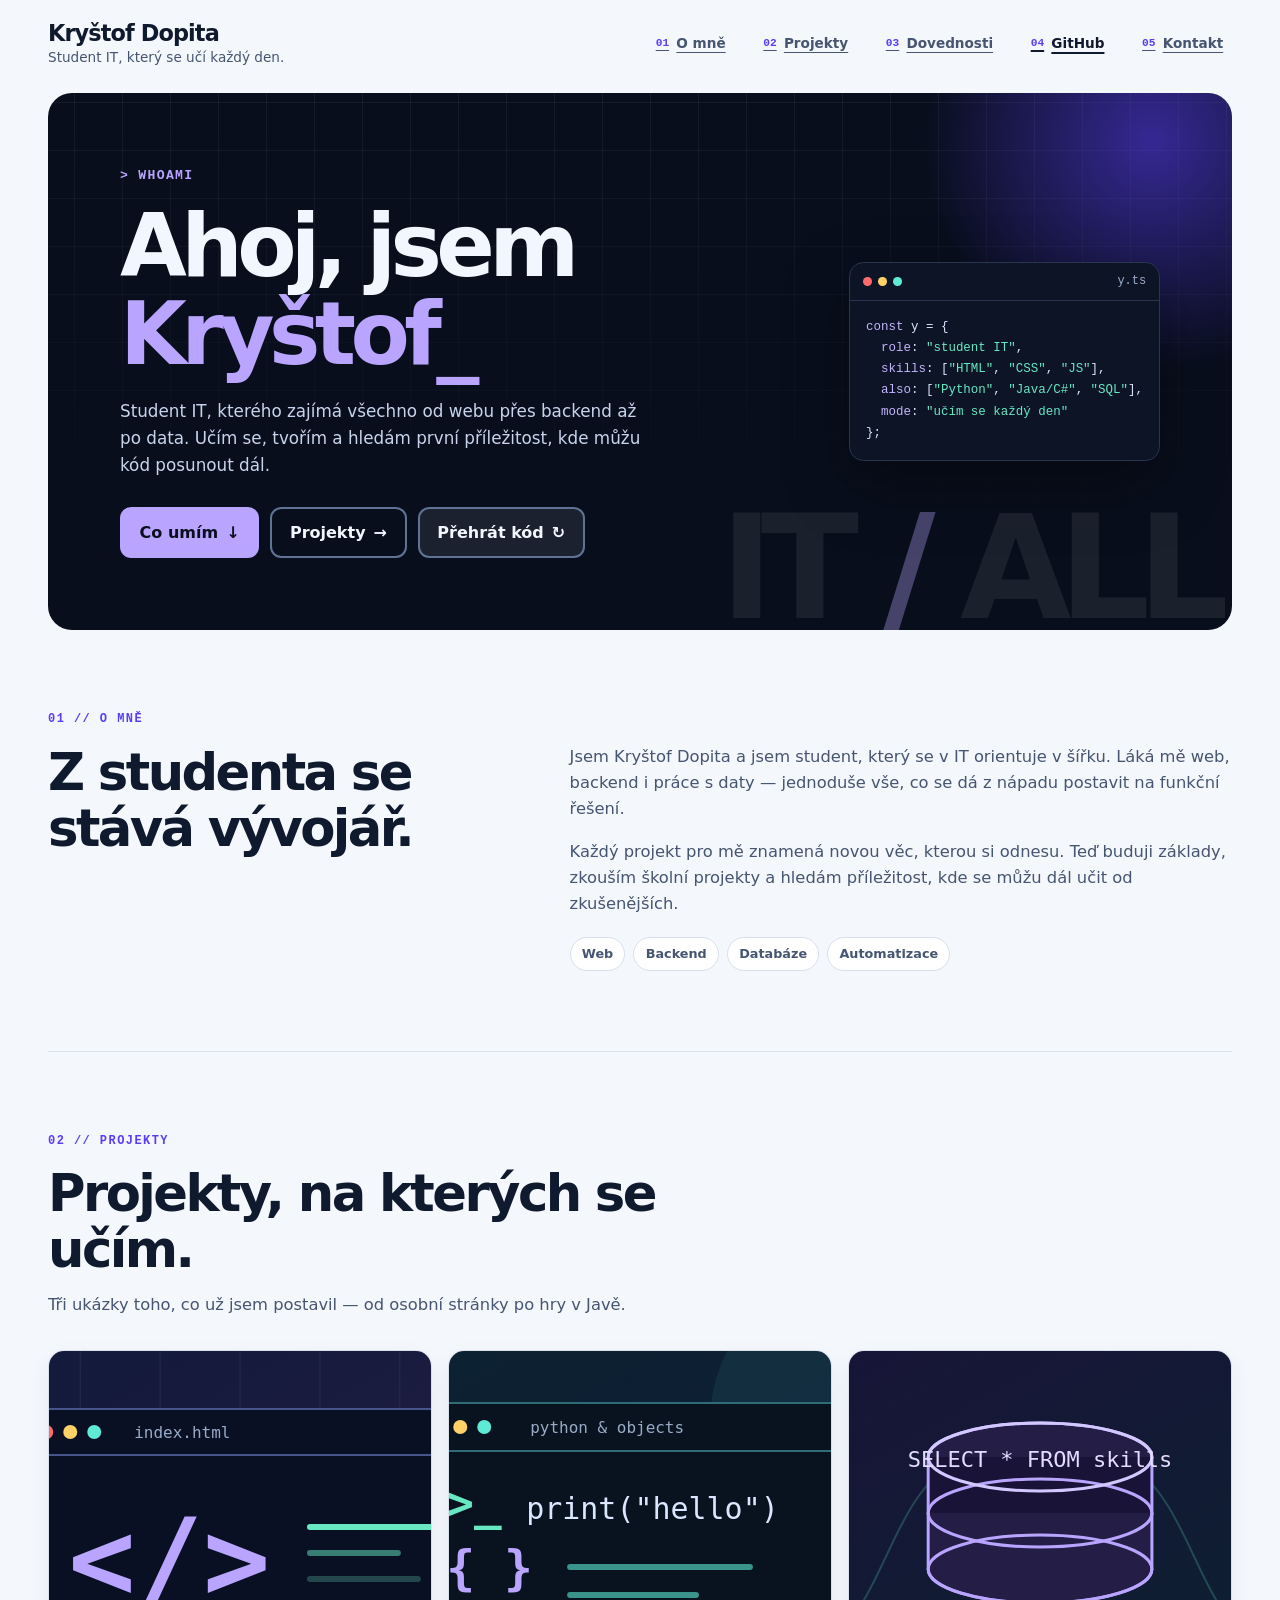
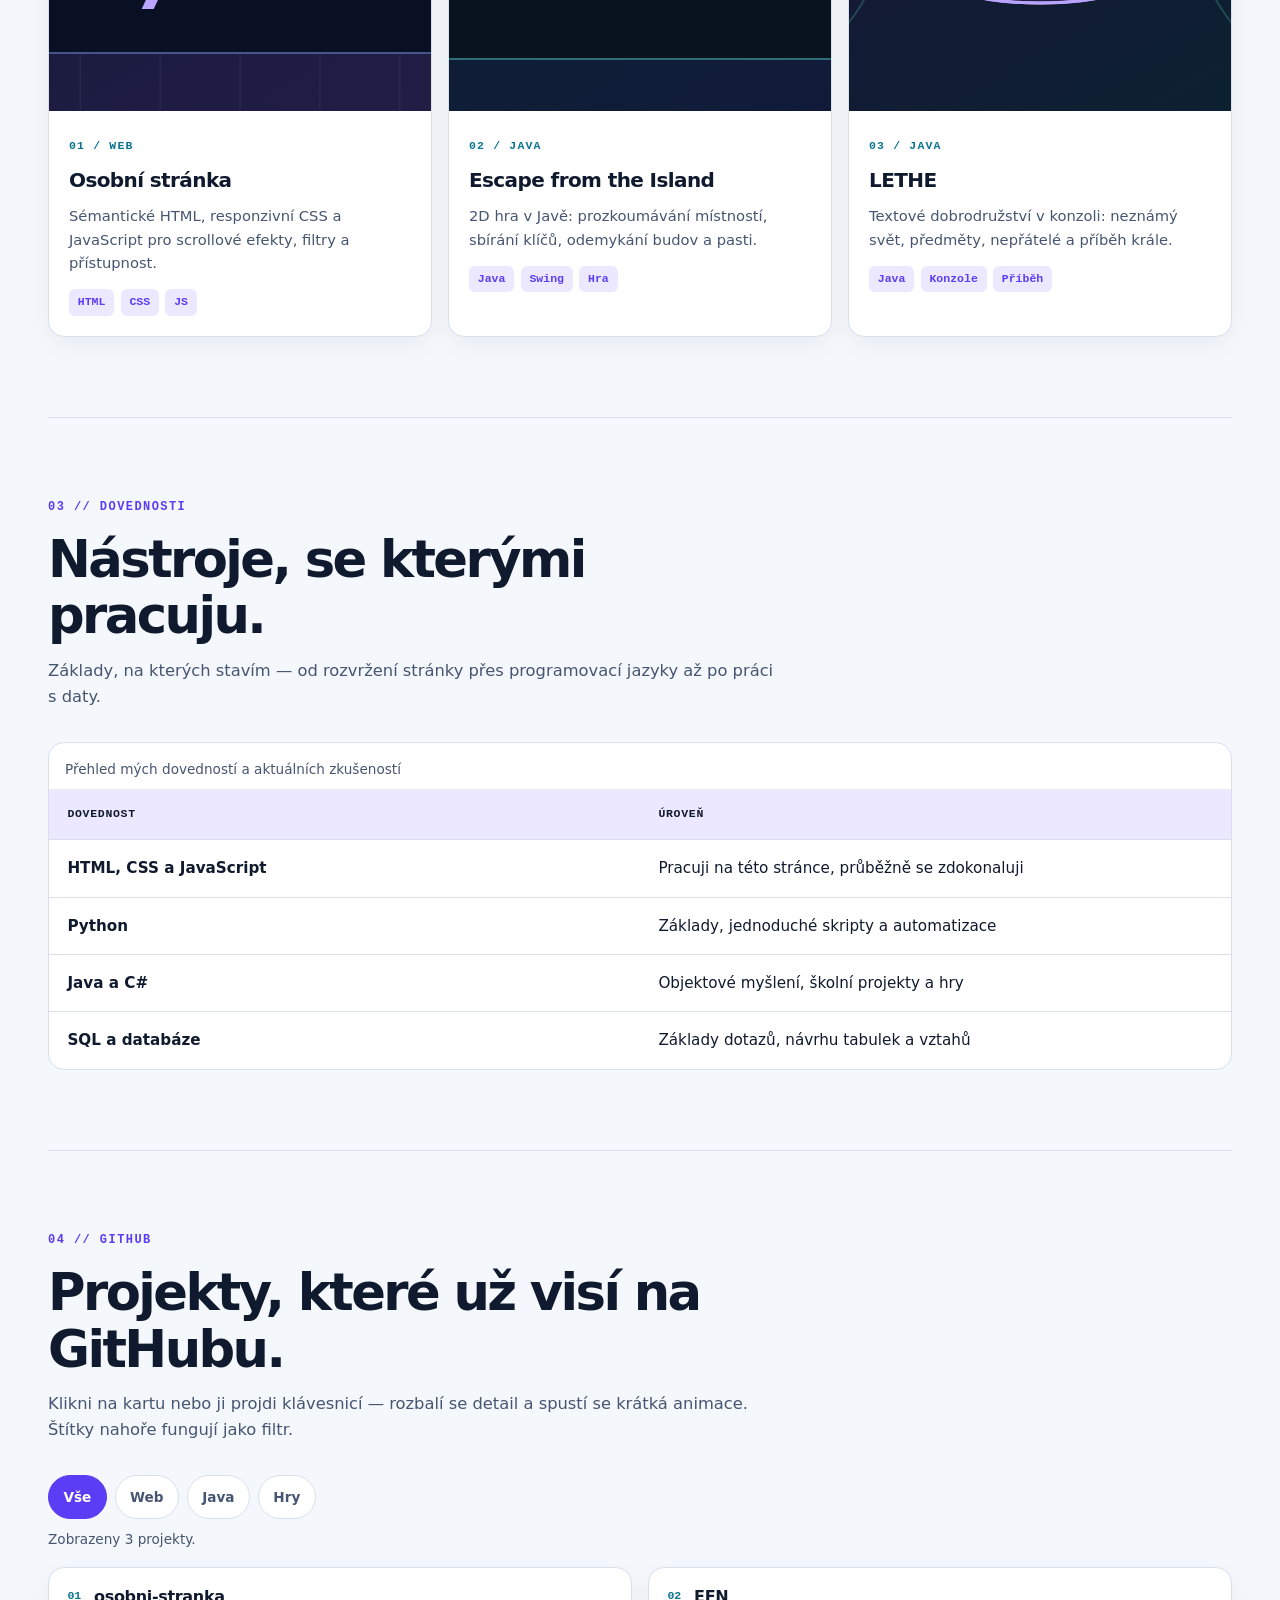
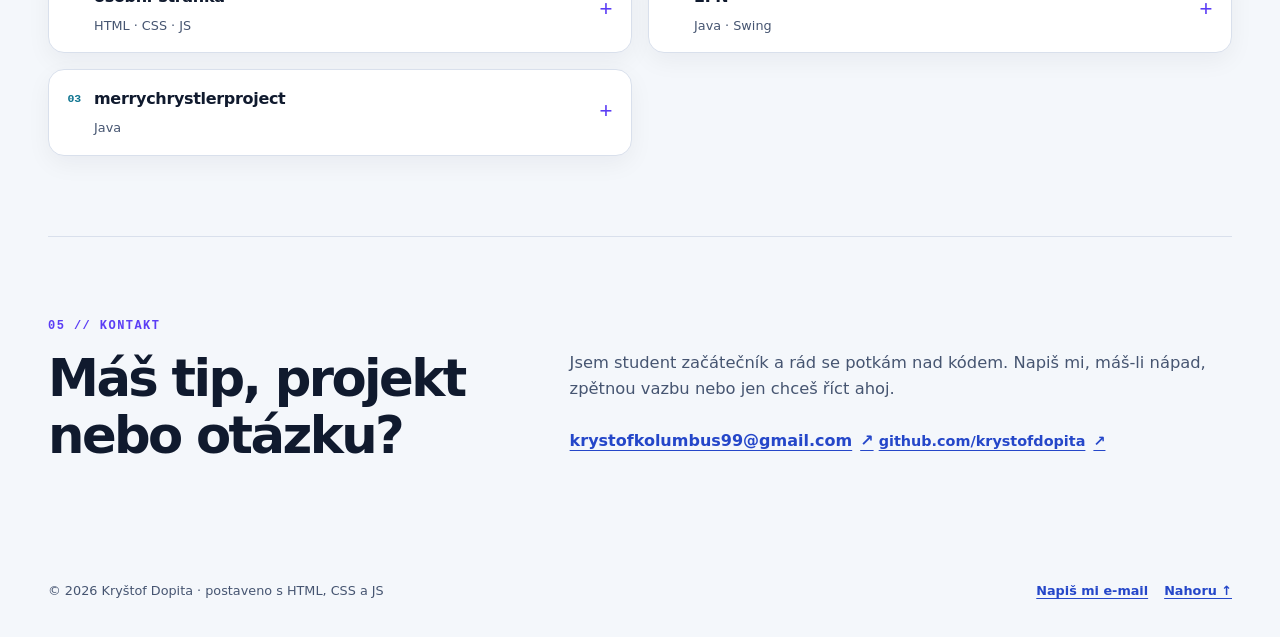
<file: index.html>
<!doctype html>
<html lang="cs">
<head>
  <meta charset="utf-8">
  <meta name="viewport" content="width=device-width, initial-scale=1">
  <meta name="color-scheme" content="light dark">
  <meta name="description" content="Osobní stránka Kryštofa Dopity — student IT, dovednosti, projekty a kontakt.">
  <title>Kryštof Dopita — student IT</title>
  <link rel="stylesheet" href="css/style.css">
  <script src="js/main.js" defer></script>
</head>
<body>
  <div class="scroll-progress" aria-hidden="true"></div>
  <a class="skip-link" href="#obsah">Přejít na obsah</a>

  <header class="site-header">
    <div class="header-copy">
      <h1><a href="#uvod">Kryštof Dopita</a></h1>
      <p>Student IT, který se učí každý den.</p>
    </div>
    <nav aria-label="Hlavní navigace">
      <ul>
        <li><a href="#o-mne"><span>01</span> O mně</a></li>
        <li><a href="#projekty"><span>02</span> Projekty</a></li>
        <li><a href="#dovednosti"><span>03</span> Dovednosti</a></li>
        <li><a href="#github"><span>04</span> GitHub</a></li>
        <li><a href="#kontakt"><span>05</span> Kontakt</a></li>
      </ul>
    </nav>
  </header>

  <main id="obsah">
    <section class="hero" id="uvod" aria-labelledby="uvod-nadpis">
      <div class="hero-grid" aria-hidden="true"></div>
      <div class="hero-copy">
        <p class="eyebrow"><span aria-hidden="true">&gt; </span>whoami</p>
        <h2 class="hero-title" id="uvod-nadpis">Ahoj, jsem <span>Kryštof<span class="cursor" aria-hidden="true">_</span></span></h2>
        <p class="hero-intro">Student IT, kterého zajímá všechno od webu přes backend až po data. Učím se, tvořím a hledám první příležitost, kde můžu kód posunout dál.</p>
        <div class="hero-actions">
          <a class="button-link" href="#dovednosti">Co umím <span aria-hidden="true">↓</span></a>
          <a class="button-link button-link--ghost" href="#projekty">Projekty <span aria-hidden="true">→</span></a>
          <button class="replay-button" type="button" id="replay-code">Přehrát kód <span aria-hidden="true">↻</span></button>
        </div>
      </div>
      <div class="code-wrap">
        <div class="code-window" id="code-window" aria-hidden="true">
          <div class="code-top"><span></span><span></span><span></span><em>y.ts</em></div>
          <pre><code><span class="code-line" style="--line-delay: 60ms"><span class="c-key">const</span> y = {</span><span class="code-line" style="--line-delay: 140ms">  <span class="c-key">role</span>: <span class="c-str">"student IT"</span>,</span><span class="code-line" style="--line-delay: 220ms">  <span class="c-key">skills</span>: [<span class="c-str">"HTML"</span>, <span class="c-str">"CSS"</span>, <span class="c-str">"JS"</span>],</span><span class="code-line" style="--line-delay: 300ms">  <span class="c-key">also</span>: [<span class="c-str">"Python"</span>, <span class="c-str">"Java/C#"</span>, <span class="c-str">"SQL"</span>],</span><span class="code-line" style="--line-delay: 380ms">  <span class="c-key">mode</span>: <span class="c-str">"učím se každý den"</span></span><span class="code-line" style="--line-delay: 460ms">};</span></code></pre>
        </div>
        <div class="orbit" aria-hidden="true">
          <span style="--i: 0">HTML</span><span style="--i: 1">CSS</span><span style="--i: 2">JS</span><span style="--i: 3">Python</span><span style="--i: 4">SQL</span>
        </div>
      </div>
      <p class="hero-decoration" aria-hidden="true">IT<span> / </span>ALL</p>
    </section>

    <section class="about section-shell reveal" id="o-mne" aria-labelledby="o-mne-nadpis">
      <p class="section-label">01 // O MNĚ</p>
      <div class="about-grid">
        <h2 id="o-mne-nadpis">Z studenta se stává vývojář.</h2>
        <div class="about-body">
          <p>Jsem Kryštof Dopita a jsem student, který se v IT orientuje v šířku. Láká mě web, backend i práce s daty — jednoduše vše, co se dá z nápadu postavit na funkční řešení.</p>
          <p>Každý projekt pro mě znamená novou věc, kterou si odnesu. Teď buduji základy, zkouším školní projekty a hledám příležitost, kde se můžu dál učit od zkušenějších.</p>
          <ul class="tag-list" aria-label="Moje zaměření">
            <li>Web</li><li>Backend</li><li>Databáze</li><li>Automatizace</li>
          </ul>
        </div>
      </div>
    </section>

    <section class="projects section-shell" id="projekty" aria-labelledby="projekty-nadpis">
      <div class="section-heading reveal">
        <p class="section-label">02 // PROJEKTY</p>
        <h2 id="projekty-nadpis">Projekty, na kterých se učím.</h2>
        <p>Tři ukázky toho, co už jsem postavil — od osobní stránky po hry v Javě.</p>
      </div>
      <div class="project-grid">
        <article class="project-card reveal">
          <img src="images/web.svg" alt="Okno editoru s lomenými závorkami a řádky kódu" width="640" height="360">
          <div class="card-copy">
            <span class="card-number">01 / WEB</span>
            <h3>Osobní stránka</h3>
            <p>Sémantické HTML, responzivní CSS a JavaScript pro scrollové efekty, filtry a přístupnost.</p>
            <ul class="chip-list"><li>HTML</li><li>CSS</li><li>JS</li></ul>
          </div>
        </article>
        <article class="project-card reveal">
          <img src="images/terminal.svg" alt="Terminál s výzvou, výpisem a složenými závorkami" width="640" height="360">
          <div class="card-copy">
            <span class="card-number">02 / JAVA</span>
            <h3>Escape from the Island</h3>
            <p>2D hra v Javě: prozkoumávání místností, sbírání klíčů, odemykání budov a pasti.</p>
            <ul class="chip-list"><li>Java</li><li>Swing</li><li>Hra</li></ul>
          </div>
        </article>
        <article class="project-card reveal">
          <img src="images/data.svg" alt="Vrstvená databáze s tabulkami a spojnicemi" width="640" height="360">
          <div class="card-copy">
            <span class="card-number">03 / JAVA</span>
            <h3>LETHE</h3>
            <p>Textové dobrodružství v konzoli: neznámý svět, předměty, nepřátelé a příběh krále.</p>
            <ul class="chip-list"><li>Java</li><li>Konzole</li><li>Příběh</li></ul>
          </div>
        </article>
      </div>
    </section>

    <section class="skills section-shell" id="dovednosti" aria-labelledby="dovednosti-nadpis">
      <div class="section-heading reveal">
        <p class="section-label">03 // DOVEDNOSTI</p>
        <h2 id="dovednosti-nadpis">Nástroje, se kterými pracuju.</h2>
        <p>Základy, na kterých stavím — od rozvržení stránky přes programovací jazyky až po práci s daty.</p>
      </div>
      <div class="table-scroll reveal">
        <table class="data-table">
          <caption>Přehled mých dovedností a aktuálních zkušeností</caption>
          <thead>
            <tr><th scope="col">Dovednost</th><th scope="col">Úroveň</th></tr>
          </thead>
          <tbody>
            <tr><th scope="row">HTML, CSS a JavaScript</th><td>Pracuji na této stránce, průběžně se zdokonaluji</td></tr>
            <tr><th scope="row">Python</th><td>Základy, jednoduché skripty a automatizace</td></tr>
            <tr><th scope="row">Java a C#</th><td>Objektové myšlení, školní projekty a hry</td></tr>
            <tr><th scope="row">SQL a databáze</th><td>Základy dotazů, návrhu tabulek a vztahů</td></tr>
          </tbody>
        </table>
      </div>
    </section>

    <section class="github section-shell" id="github" aria-labelledby="github-nadpis">
      <div class="section-heading reveal">
        <p class="section-label">04 // GITHUB</p>
        <h2 id="github-nadpis">Projekty, které už visí na GitHubu.</h2>
        <p>Klikni na kartu nebo ji projdi klávesnicí — rozbalí se detail a spustí se krátká animace. Štítky nahoře fungují jako filtr.</p>
      </div>
      <div class="repo-filters reveal" role="group" aria-label="Filtrovat projekty podle technologie">
        <button class="repo-filter" type="button" data-filter="all" aria-pressed="true">Vše</button>
        <button class="repo-filter" type="button" data-filter="web" aria-pressed="false">Web</button>
        <button class="repo-filter" type="button" data-filter="java" aria-pressed="false">Java</button>
        <button class="repo-filter" type="button" data-filter="game" aria-pressed="false">Hry</button>
      </div>
      <p class="repo-status" aria-live="polite">Zobrazeny 3 projekty.</p>
      <div class="repo-grid">
        <details class="repo-card reveal" data-tags="web">
          <summary><span class="repo-index">01</span><span class="repo-name">osobni-stranka</span><span class="repo-language">HTML · CSS · JS</span><span class="repo-chevron" aria-hidden="true">+</span></summary>
          <div class="repo-detail">
            <p>Aktuální osobní stránka: sémantické HTML, responzivní CSS a JavaScript pro scrollové efekty.</p>
            <a href="https://github.com/krystofdopita/osobni-stranka">Otevřít repozitář <span aria-hidden="true">↗</span></a>
          </div>
        </details>
        <details class="repo-card reveal" data-tags="java game">
          <summary><span class="repo-index">02</span><span class="repo-name">EFN</span><span class="repo-language">Java · Swing</span><span class="repo-chevron" aria-hidden="true">+</span></summary>
          <div class="repo-detail">
            <p>Escape from the Island — 2D hra, ve které prozkoumáváš místnosti, sbíráš klíče, odemykáš budovy a unikáš z ostrova.</p>
            <a href="https://github.com/krystofdopita/EFN">Otevřít repozitář <span aria-hidden="true">↗</span></a>
          </div>
        </details>
        <details class="repo-card reveal" data-tags="java game">
          <summary><span class="repo-index">03</span><span class="repo-name">merrychrystlerproject</span><span class="repo-language">Java</span><span class="repo-chevron" aria-hidden="true">+</span></summary>
          <div class="repo-detail">
            <p>LETHE — textové dobrodružství v konzoli: prozkoumáváš neznámý svět, sbíráš předměty a bojuješ s nepřáteli.</p>
            <a href="https://github.com/krystofdopita/merrychrystlerproject">Otevřít repozitář <span aria-hidden="true">↗</span></a>
          </div>
        </details>
      </div>
    </section>

    <section class="contact section-shell" id="kontakt" aria-labelledby="kontakt-nadpis">
      <p class="section-label reveal">05 // KONTAKT</p>
      <div class="contact-grid reveal">
        <h2 id="kontakt-nadpis">Máš tip, projekt nebo otázku?</h2>
        <address>
          <p>Jsem student začátečník a rád se potkám nad kódem. Napiš mi, máš-li nápad, zpětnou vazbu nebo jen chceš říct ahoj.</p>
          <a class="contact-link" href="mailto:krystofkolumbus99@gmail.com">krystofkolumbus99@gmail.com <span aria-hidden="true">↗</span></a>
          <a class="contact-link contact-link--sub" href="https://github.com/krystofdopita">github.com/krystofdopita <span aria-hidden="true">↗</span></a>
        </address>
      </div>
    </section>
  </main>

  <footer class="site-footer">
    <p>© 2026 Kryštof Dopita · postaveno s HTML, CSS a JS</p>
    <div class="footer-links">
      <a href="mailto:krystofkolumbus99@gmail.com">Napiš mi e-mail</a>
      <a href="#uvod">Nahoru ↑</a>
    </div>
  </footer>
</body>
</html>
</file>
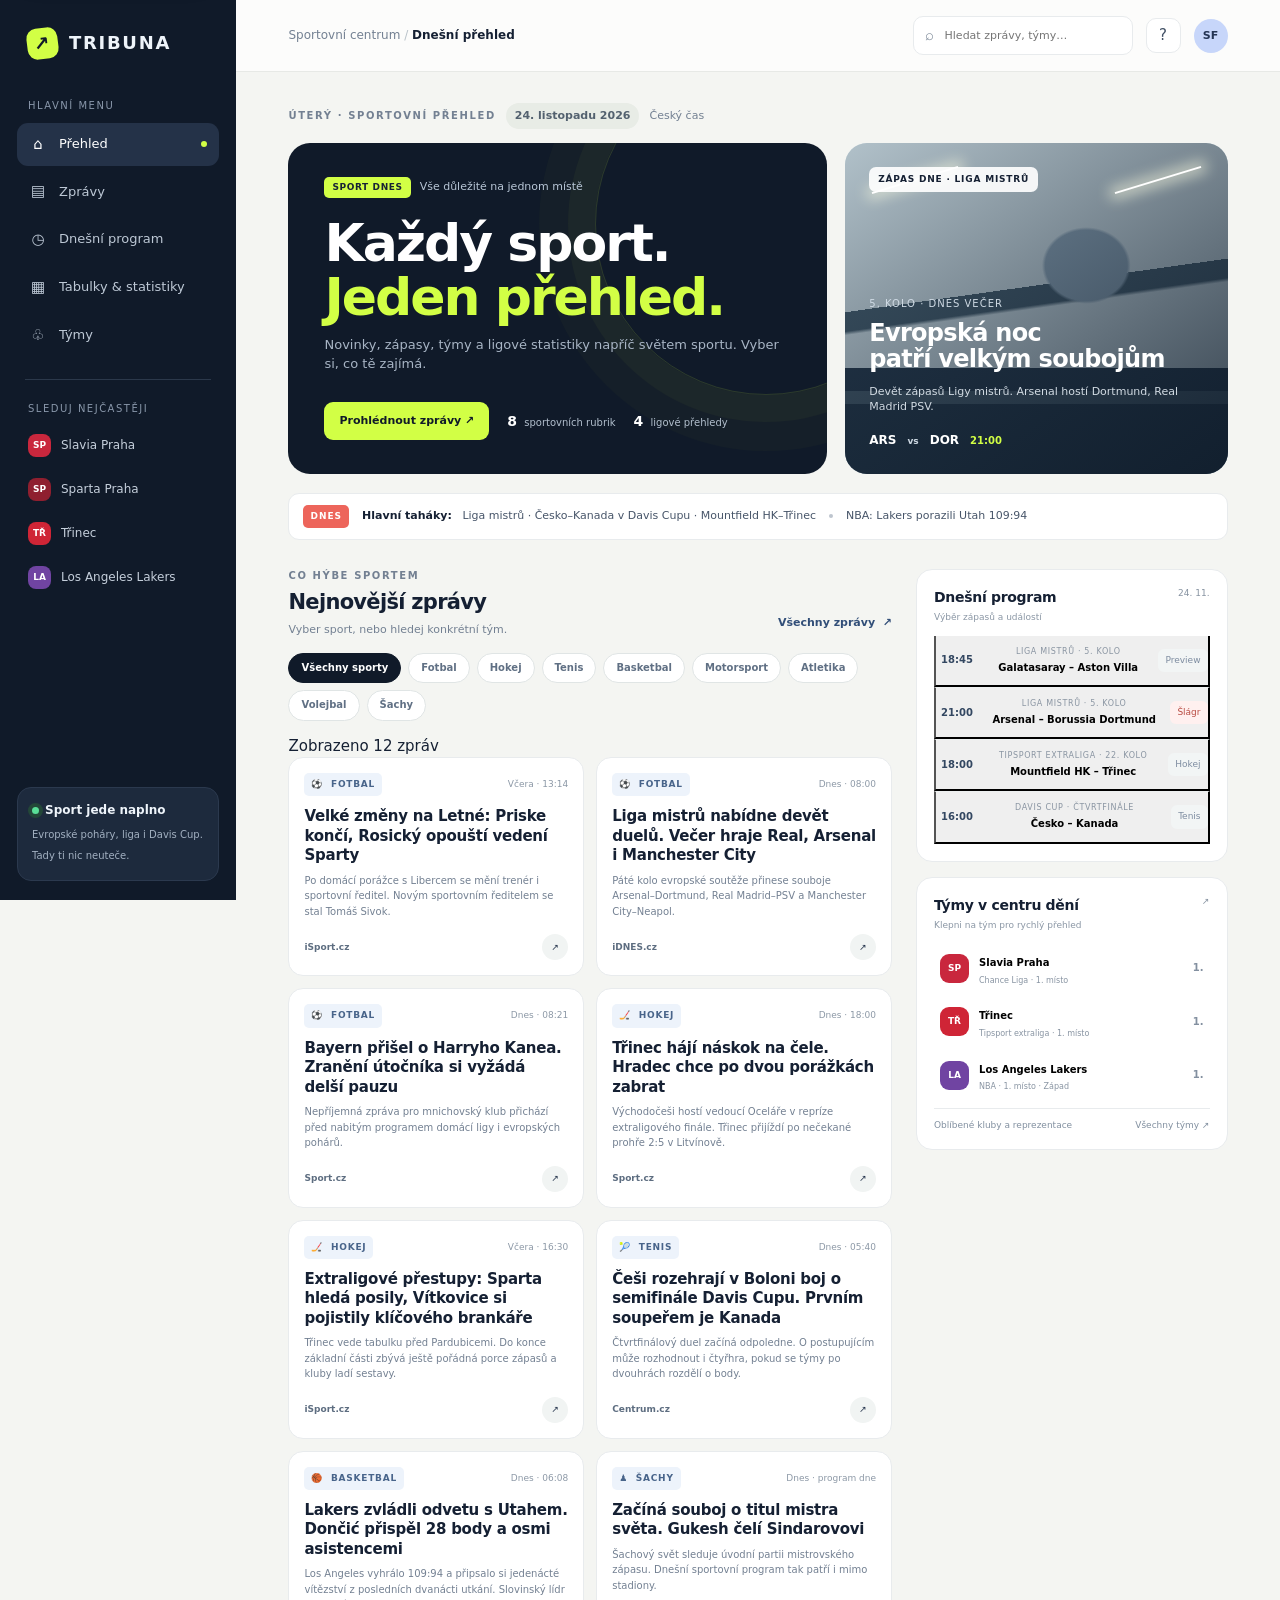
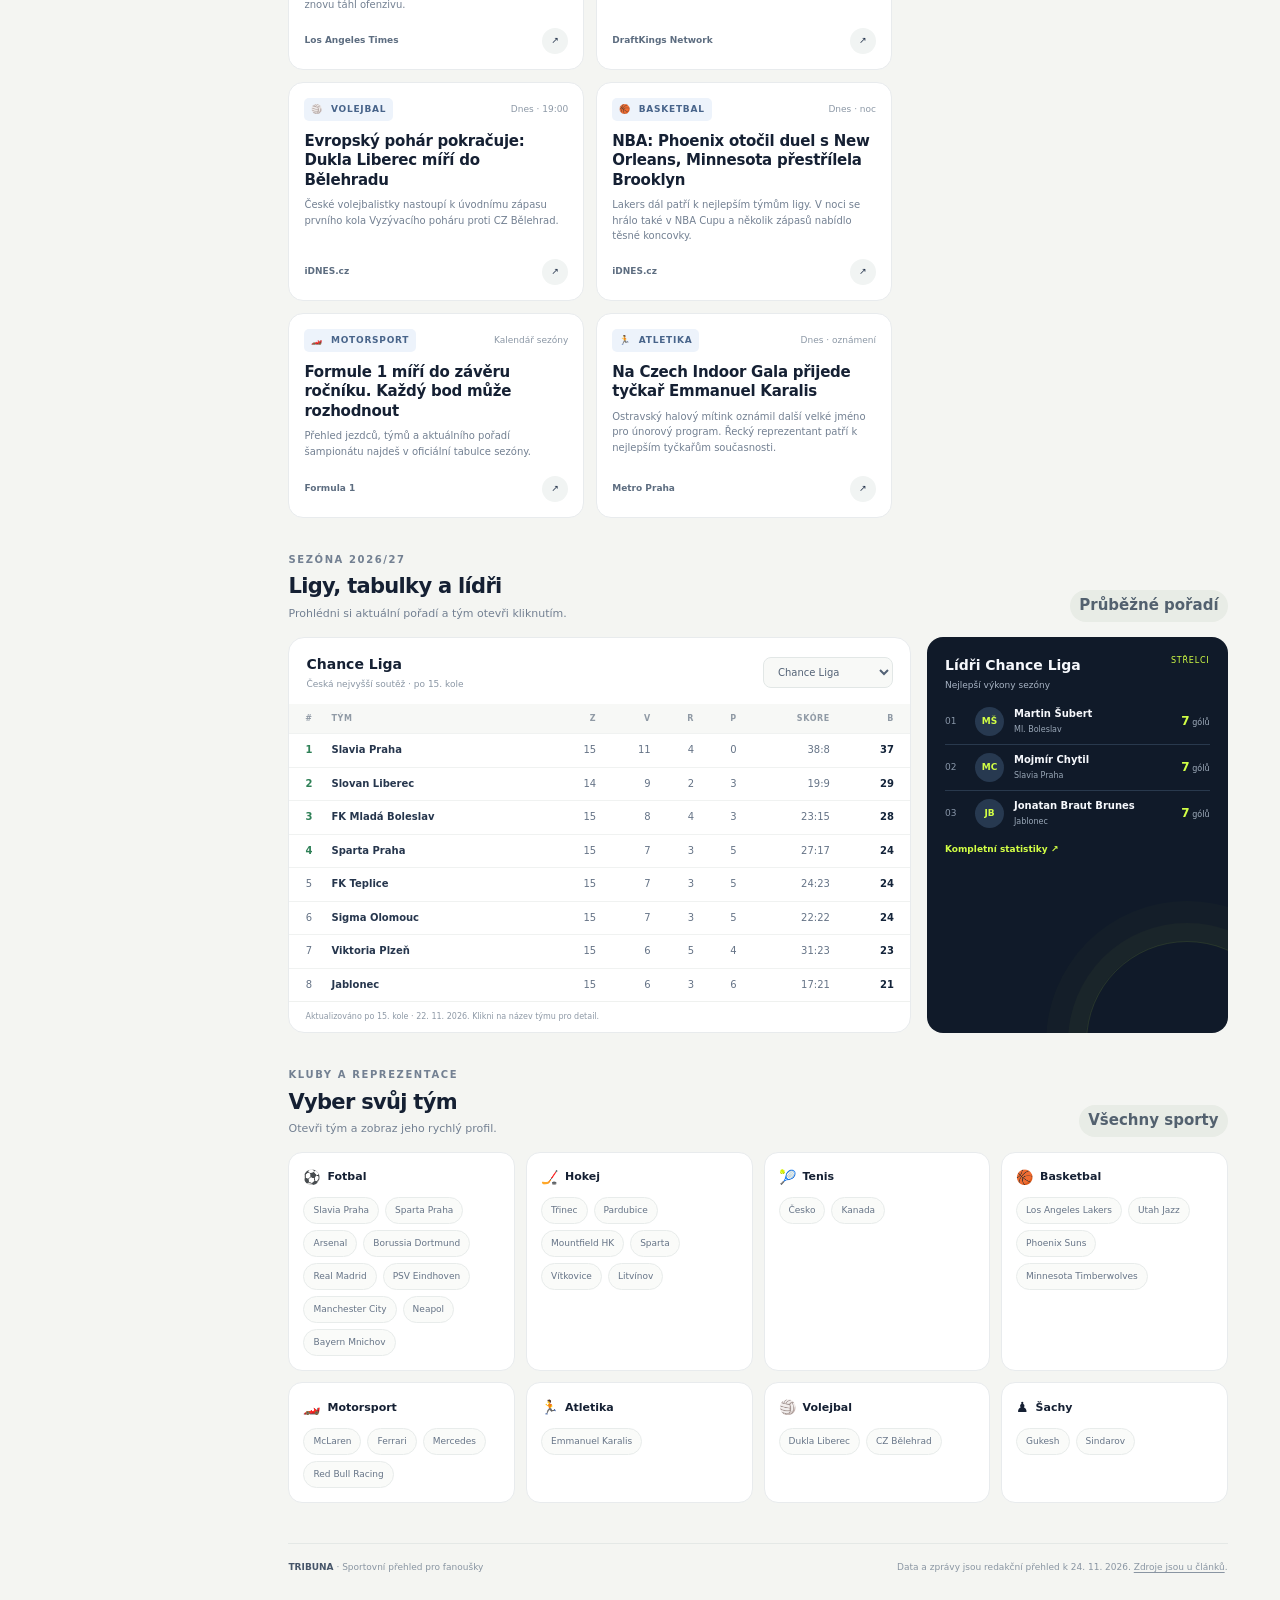
<file: outputs/index.html>
<!doctype html>
<html lang="cs">
<head>
  <meta charset="utf-8">
  <meta name="viewport" content="width=device-width, initial-scale=1">
  <meta name="theme-color" content="#101a29">
  <meta name="description" content="Sportovní přehled: aktuální zprávy, zápasy, týmy, ligové tabulky a statističtí lídři.">
  <title>Tribuna — sportovní přehled</title>
  <style>
    :root{--navy:#101a29;--navy2:#182538;--paper:#f4f5f2;--card:#fff;--ink:#152033;--muted:#738092;--line:#e8ebed;--lime:#d2ff45;--blue:#dce8ff;--red:#f45c51;--radius:18px;--shadow:0 16px 40px rgba(21,32,51,.07)}
    *{box-sizing:border-box}html{scroll-behavior:smooth}body{margin:0;background:var(--paper);color:var(--ink);font:15px/1.45 Inter,ui-sans-serif,system-ui,-apple-system,"Segoe UI",sans-serif}button,input,select{font:inherit}button{cursor:pointer}a{color:inherit;text-decoration:none}.app{min-height:100vh;display:grid;grid-template-columns:236px minmax(0,1fr)}
    .sidebar{position:sticky;top:0;height:100vh;background:var(--navy);color:#eef4fa;padding:27px 17px 19px;display:flex;flex-direction:column;z-index:5}.brand{display:flex;align-items:center;gap:11px;padding:1px 10px 31px;font-size:18px;font-weight:850;letter-spacing:1.7px}.brand-mark{width:31px;height:31px;border-radius:10px;background:var(--lime);display:grid;place-items:center;color:var(--navy);font-size:19px;transform:rotate(-7deg)}.side-label{color:#8997aa;font-size:10px;letter-spacing:1.5px;text-transform:uppercase;padding:0 11px;margin:9px 0}.side-nav{display:grid;gap:4px}.side-nav a{display:flex;align-items:center;gap:12px;padding:11px 12px;border-radius:11px;color:#bdc8d5;font-size:13px;transition:.2s}.side-nav a:hover,.side-nav a.active{background:#243248;color:white}.side-nav a.active::after{content:"";width:6px;height:6px;border-radius:50%;background:var(--lime);margin-left:auto}.nav-ico{width:18px;text-align:center;font-size:15px}.side-rule{height:1px;background:#2b384a;margin:22px 8px 13px}.follow-list{display:grid;gap:5px}.follow-team{width:100%;background:none;border:0;color:#c5cfdb;padding:8px 11px;display:flex;align-items:center;gap:10px;text-align:left;border-radius:10px;font-size:12px}.follow-team:hover{background:#243248;color:white}.team-dot{width:23px;height:23px;border-radius:8px;display:grid;place-items:center;color:#fff;font-size:9px;font-weight:800;background:var(--dot,#435b87)}.side-bottom{margin-top:auto;background:#1d2a3d;border:1px solid #2b394e;border-radius:14px;padding:14px}.side-bottom b{font-size:12px;display:block;margin-bottom:3px}.side-bottom small{font-size:10px;color:#a2b0c1}.live-dot{display:inline-block;width:7px;height:7px;background:#59de97;border-radius:50%;margin-right:6px;box-shadow:0 0 0 4px #234738}
    .main{min-width:0}.topbar{height:72px;padding:0 clamp(20px,4.1vw,60px);display:flex;align-items:center;justify-content:space-between;border-bottom:1px solid #e7e9e6;background:rgba(255,255,255,.72)}.crumb{font-size:12px;color:var(--muted)}.crumb strong{color:var(--ink);font-weight:700}.top-actions{display:flex;align-items:center;gap:13px}.searchbox{display:flex;align-items:center;gap:9px;background:#fff;border:1px solid var(--line);border-radius:10px;padding:8px 11px;width:220px;color:#7a8796}.searchbox input{border:0;outline:0;width:100%;font-size:11px;color:var(--ink);background:transparent}.icon-btn{height:35px;width:35px;border:1px solid var(--line);background:white;border-radius:10px;color:#415065}.avatar{width:34px;height:34px;border-radius:50%;background:#c7d6fa;color:#243453;display:grid;place-items:center;font-size:11px;font-weight:800}
    .page{max-width:1600px;margin:auto;padding:31px clamp(20px,4.1vw,60px) 60px}.eyebrow{font-size:10px;letter-spacing:1.6px;text-transform:uppercase;color:#738092;font-weight:750}.date-row{display:flex;align-items:center;gap:10px;color:var(--muted);font-size:11px}.date-pill{background:#e8ece6;border-radius:20px;padding:5px 9px;color:#53616f;font-weight:650}.hero{display:grid;grid-template-columns:1.17fr .83fr;gap:18px;margin-top:14px}.hero-copy{background:var(--navy);color:white;border-radius:22px;min-height:285px;padding:34px 36px;position:relative;overflow:hidden;display:flex;flex-direction:column;justify-content:space-between}.hero-copy::after{content:"";position:absolute;width:340px;height:340px;border:1px solid rgba(212,255,69,.14);border-radius:50%;right:-110px;top:-90px;box-shadow:0 0 0 27px rgba(212,255,69,.035),0 0 0 56px rgba(212,255,69,.025)}.hero-kicker{display:flex;align-items:center;gap:9px;color:#b8c6d6;font-size:11px;z-index:1}.hero-kicker span{background:var(--lime);color:#172235;padding:4px 8px;border-radius:5px;font-size:9px;font-weight:850;letter-spacing:.6px}.hero h1{font-size:clamp(32px,4.3vw,52px);line-height:1.04;letter-spacing:-2px;margin:18px 0 12px;max-width:580px;position:relative;z-index:1}.hero h1 em{font-style:normal;color:var(--lime)}.hero-copy p{color:#a8b5c5;max-width:490px;margin:0;font-size:13px;position:relative;z-index:1}.hero-foot{display:flex;align-items:center;gap:18px;margin-top:28px;position:relative;z-index:1}.primary-link{background:var(--lime);color:var(--navy);border:0;border-radius:9px;padding:11px 15px;font-weight:800;font-size:11px}.hero-stat{font-size:10px;color:#b2bfcd}.hero-stat b{color:white;font-size:14px;margin-right:4px}.hero-feature{background:#dfe8ed;border-radius:22px;min-height:285px;position:relative;overflow:hidden;padding:24px;display:flex;flex-direction:column;justify-content:space-between}.hero-feature::before{content:"";position:absolute;inset:0;background:linear-gradient(145deg,rgba(14,27,44,.04),rgba(13,25,39,.78)),radial-gradient(ellipse at 63% 37%,#8198aa 0 12%,transparent 13%),linear-gradient(172deg,transparent 0 44%,#405767 44% 49%,transparent 50%),linear-gradient(0deg,#233648 0 21%,#425767 21% 25%,#25384b 25% 32%,transparent 32%);background-color:#b8c8d0}.stadium-lights{position:absolute;top:36px;left:25px;right:25px;display:flex;justify-content:space-between}.stadium-lights span{display:block;width:90px;height:2px;background:#fff;box-shadow:0 0 14px 5px rgba(255,255,226,.6);transform:rotate(-17deg)}.featured-label,.featured-content{position:relative;z-index:1}.featured-label{align-self:flex-start;padding:6px 9px;border-radius:7px;background:rgba(255,255,255,.91);font-size:9px;font-weight:850;letter-spacing:.8px}.featured-content{color:white}.featured-content small{font-size:10px;color:#cfdae4;text-transform:uppercase;letter-spacing:1px}.featured-content h2{font-size:24px;line-height:1.08;letter-spacing:-.7px;margin:7px 0 11px;max-width:340px}.featured-content p{font-size:11px;color:#d2dbe3;margin:0}.scoreline{display:flex;align-items:center;gap:11px;margin-top:17px;font-weight:800;font-size:12px}.scoreline .versus{font-size:9px;color:#cfdae4}.scoreline .upcoming{color:var(--lime);font-size:10px}
    .ticker{display:flex;align-items:center;gap:13px;margin:19px 0 29px;background:#fff;border:1px solid var(--line);border-radius:11px;padding:11px 14px;overflow:hidden;white-space:nowrap}.ticker-label{font-size:9px;letter-spacing:1px;font-weight:850;color:#fff;background:#ed655b;padding:5px 7px;border-radius:5px}.ticker-text{font-size:11px;color:#475569;overflow:hidden;text-overflow:ellipsis}.ticker-text b{color:var(--ink);margin-right:7px}.ticker-sep{width:4px;height:4px;background:#bdc5ce;border-radius:50%;flex:none}
    .section-head{display:flex;justify-content:space-between;align-items:end;margin:0 0 15px}.section-head h2{font-size:21px;letter-spacing:-.7px;margin:4px 0 0}.section-head p{margin:4px 0 0;color:var(--muted);font-size:11px}.text-link{color:#314e78;font-weight:750;font-size:11px;background:none;border:0;padding:7px 0}.text-link:hover{color:#192b47}.content-grid{display:grid;grid-template-columns:minmax(0,1.55fr) minmax(280px,.8fr);gap:24px;align-items:start}.filters{display:flex;gap:7px;flex-wrap:wrap;margin:0 0 15px}.filter{border:1px solid #e0e5e5;color:#607084;background:#fff;border-radius:20px;padding:7px 12px;font-size:10px;font-weight:700;transition:.18s}.filter:hover,.filter.active{background:var(--navy);color:white;border-color:var(--navy)}.news-grid{display:grid;grid-template-columns:repeat(2,minmax(0,1fr));gap:12px}.news-card{background:#fff;border:1px solid var(--line);border-radius:15px;padding:15px;min-height:205px;display:flex;flex-direction:column;transition:transform .2s,box-shadow .2s,border .2s}.news-card:hover{transform:translateY(-2px);box-shadow:var(--shadow);border-color:#d7dfe2}.news-meta{display:flex;justify-content:space-between;align-items:center;margin-bottom:11px}.sport-tag{font-size:9px;font-weight:850;text-transform:uppercase;letter-spacing:.75px;color:#48648a;background:#edf3fb;border-radius:5px;padding:5px 7px}.news-time{font-size:9px;color:#8c98a6}.news-card h3{font-size:15px;line-height:1.3;letter-spacing:-.25px;margin:0 0 7px}.news-card p{font-size:10px;line-height:1.55;color:#738092;margin:0}.news-card-foot{margin-top:auto;padding-top:15px;display:flex;align-items:center;justify-content:space-between;font-size:9px;color:#8a96a4}.news-source{font-weight:700;color:#5d6d80}.arrow-link{border:0;background:#f1f4f3;border-radius:50%;height:26px;width:26px;display:grid;place-items:center;color:#25344c}.empty-state{display:none;padding:24px;color:var(--muted);font-size:12px;text-align:center;background:white;border-radius:14px}.no-results .empty-state{display:block}.no-results .news-grid{display:none}
    .right-column{display:grid;gap:15px}.panel{background:#fff;border:1px solid var(--line);border-radius:16px;padding:17px}.panel-heading{display:flex;align-items:flex-start;justify-content:space-between;margin-bottom:12px}.panel-heading h3{font-size:14px;letter-spacing:-.3px;margin:0}.panel-heading p{font-size:9px;color:#8b97a5;margin:4px 0 0}.day-date{font-size:9px;color:#8793a1}.event-list{display:grid}.event{display:grid;grid-template-columns:42px 1fr auto;gap:9px;align-items:center;padding:10px 0;border-top:1px solid #edf0f0}.event:first-child{border-top:0}.event-time{font-size:10px;font-weight:800;color:#334761}.event-info{min-width:0}.event-info small{display:block;color:#8a95a2;font-size:8px;text-transform:uppercase;letter-spacing:.65px;margin-bottom:3px}.event-info strong{display:block;font-size:10px;white-space:nowrap;text-overflow:ellipsis;overflow:hidden}.event-mark{font-size:9px;color:#7e8da1;background:#f2f5f5;border-radius:6px;padding:5px 7px}.event-mark.hot{color:#b94c43;background:#fff0ef}.team-mini-list{display:grid;gap:4px}.team-mini{display:grid;grid-template-columns:30px 1fr auto;align-items:center;gap:9px;border:0;background:none;text-align:left;border-radius:9px;padding:7px 6px}.team-mini:hover{background:#f5f7f6}.team-mini strong{font-size:10px}.team-mini small{display:block;font-size:8px;color:#8894a2;margin-top:2px}.team-mini .rank{font-size:10px;font-weight:800;color:#8390a0}.crest{width:29px;height:29px;border-radius:9px;color:white;display:grid;place-items:center;font-size:9px;font-weight:850;background:var(--crest,#304d7b)}.team-list-foot{border-top:1px solid var(--line);padding-top:10px;margin-top:8px;display:flex;justify-content:space-between;align-items:center;color:#8290a0;font-size:9px}
    .standings-section{margin-top:35px}.standings-wrap{display:grid;grid-template-columns:minmax(0,1.45fr) minmax(240px,.7fr);gap:16px}.table-panel{background:#fff;border:1px solid var(--line);border-radius:16px;overflow:hidden}.table-top{display:flex;justify-content:space-between;align-items:center;padding:16px 17px 13px}.table-title h3{margin:0;font-size:14px}.table-title p{margin:4px 0 0;color:#8a96a4;font-size:9px}.league-select{border:1px solid #e2e7e6;background:#f8f9f7;color:#536276;padding:8px 10px;border-radius:8px;font-size:10px;outline:none}.table-scroll{overflow:auto}.standings-table{width:100%;border-collapse:collapse;white-space:nowrap;font-size:10px}.standings-table th{text-align:right;padding:9px 8px;background:#f7f8f6;color:#909aa5;font-size:8px;text-transform:uppercase;letter-spacing:.6px;font-weight:750}.standings-table th:first-child,.standings-table td:first-child{text-align:center;width:34px;padding-left:13px}.standings-table th:nth-child(2),.standings-table td:nth-child(2){text-align:left}.standings-table th:last-child,.standings-table td:last-child{padding-right:16px}.standings-table td{text-align:right;border-top:1px solid #f0f2f1;padding:9px 8px;color:#667487}.standings-table td:nth-child(2){color:#25344a;font-weight:700}.standings-table .pts{color:#14243a;font-weight:850}.standings-table tr:nth-child(-n+4) td:first-child{color:#2f8057;font-weight:800}.table-team{border:0;background:none;padding:0;color:#26364d;font-size:10px;font-weight:700;text-align:left}.table-team:hover{color:#315f9b;text-decoration:underline}.form{display:flex;gap:3px;justify-content:flex-end}.form i{width:6px;height:6px;border-radius:50%;background:#dce2e6}.form i.w{background:#5db684}.form i.d{background:#e3bd5f}.form i.l{background:#df7c72}.league-leaders{background:var(--navy);color:#f6f8fc;border-radius:16px;padding:18px;position:relative;overflow:hidden}.league-leaders::after{content:"";position:absolute;right:-60px;bottom:-110px;width:200px;height:200px;border:1px solid rgba(210,255,69,.12);border-radius:50%;box-shadow:0 0 0 18px rgba(210,255,69,.03),0 0 0 40px rgba(210,255,69,.02)}.leaders-head{position:relative;z-index:1;display:flex;align-items:flex-start;justify-content:space-between}.leaders-head h3{font-size:14px;margin:0}.leaders-head p{font-size:9px;color:#a7b3c3;margin:4px 0 0}.leader-category{font-size:8px;color:var(--lime);text-transform:uppercase;letter-spacing:.8px}.leader-list{position:relative;z-index:1;margin-top:15px;display:grid;gap:8px}.leader{display:grid;grid-template-columns:22px 31px 1fr auto;align-items:center;gap:8px;padding-bottom:8px;border-bottom:1px solid #29394d}.leader:last-child{border-bottom:0;padding-bottom:0}.leader-rank{color:#8997a9;font-size:9px}.leader-avatar{width:29px;height:29px;border-radius:50%;display:grid;place-items:center;background:#273950;color:var(--lime);font-size:9px;font-weight:800}.leader-name{font-size:10px;font-weight:750}.leader-team{font-size:8px;color:#99a7b7;margin-top:2px}.leader-stat{font-size:12px;color:var(--lime);font-weight:850}.leader-stat small{font-size:8px;color:#a2afbe;font-weight:500}.leaders-link{position:relative;z-index:1;display:inline-block;margin-top:15px;color:var(--lime);font-size:9px;font-weight:750}.standings-note{padding:9px 16px;color:#8e99a6;font-size:8px;border-top:1px solid #eff1ef}
    .team-section{margin-top:35px}.team-browser{display:grid;grid-template-columns:repeat(4,1fr);gap:11px}.sport-block{background:#fff;border:1px solid var(--line);border-radius:14px;padding:14px}.sport-block h3{font-size:11px;margin:0 0 10px;display:flex;align-items:center;gap:7px}.sport-block h3 span{font-size:14px}.team-chip-list{display:flex;flex-wrap:wrap;gap:6px}.team-chip{border:1px solid #e8eceb;background:#fafbf9;border-radius:18px;color:#667487;padding:6px 9px;font-size:9px;transition:.15s}.team-chip:hover{border-color:#a7b5c3;background:#eef3f3;color:#1c2f49}.footer{border-top:1px solid #e4e8e6;padding-top:17px;margin-top:40px;color:#8995a2;font-size:9px;display:flex;justify-content:space-between;gap:16px}.footer b{color:#465569}.footer a{text-decoration:underline;text-underline-offset:2px}
    .modal-backdrop{position:fixed;inset:0;z-index:20;background:rgba(11,19,31,.5);display:none;align-items:center;justify-content:center;padding:18px}.modal-backdrop.open{display:flex}.team-modal{width:min(430px,100%);background:#fff;border-radius:20px;padding:23px;box-shadow:0 24px 80px rgba(0,0,0,.2);position:relative}.modal-close{position:absolute;right:15px;top:15px;border:0;background:#f1f3f1;border-radius:50%;height:30px;width:30px;font-size:17px;color:#536276}.modal-top{display:flex;align-items:center;gap:13px}.modal-crest{height:48px;width:48px;border-radius:15px;background:var(--crest,#304d7b);color:white;display:grid;place-items:center;font-size:13px;font-weight:850}.modal-top small{font-size:9px;color:#8995a2;text-transform:uppercase;letter-spacing:1px}.modal-top h2{margin:3px 0;font-size:20px;letter-spacing:-.6px}.modal-info{margin:20px 0 0;border-top:1px solid var(--line);padding-top:15px;display:grid;grid-template-columns:1fr 1fr;gap:12px}.modal-info div{padding:11px;background:#f7f8f6;border-radius:10px}.modal-info small{display:block;color:#8591a0;font-size:8px;text-transform:uppercase;letter-spacing:.7px}.modal-info b{display:block;margin-top:4px;font-size:11px}.modal-actions{margin-top:15px;display:flex;justify-content:space-between;align-items:center}.modal-actions a{font-size:10px;color:#315b8e;font-weight:750}.modal-actions span{font-size:9px;color:#8c98a5}
    .skip-link{position:fixed;top:-80px;left:14px;z-index:30;background:var(--lime);color:var(--navy);padding:10px 14px;border-radius:9px;font-size:12px;font-weight:800;box-shadow:var(--shadow)}.skip-link:focus{top:12px}
    :focus-visible{outline:3px solid #4c78c9;outline-offset:3px}
    @media(max-width:1100px){.app{grid-template-columns:205px minmax(0,1fr)}.hero{grid-template-columns:1fr 1fr}.content-grid{grid-template-columns:minmax(0,1.35fr) minmax(250px,.8fr)}.team-browser{grid-template-columns:repeat(2,1fr)}}
    @media(max-width:820px){.app{display:block}.sidebar{position:sticky;top:0;height:auto;padding:10px 16px;flex-direction:row;align-items:center;justify-content:space-between}.brand{padding:0;font-size:15px}.brand-mark{width:28px;height:28px}.side-label,.side-rule,.follow-list,.side-bottom{display:none}.side-nav{display:flex;gap:4px}.side-nav a{padding:8px;border-radius:9px}.side-nav a span:not(.nav-ico){display:none}.side-nav a.active::after{display:none}.side-nav a.active{color:var(--lime)}.topbar{height:57px;padding:0 19px}.topbar>.crumb{display:none}.top-actions{margin-left:auto}.searchbox{width:min(43vw,220px)}.page{padding:24px 19px 45px}.hero{grid-template-columns:1fr}.hero-copy,.hero-feature{min-height:245px}.content-grid{grid-template-columns:1fr}.right-column{grid-template-columns:repeat(2,minmax(0,1fr))}.standings-wrap{grid-template-columns:1fr}.league-leaders{min-height:235px}}
    @media(max-width:560px){.top-actions{gap:7px}.icon-btn{display:none}.avatar{width:30px;height:30px}.hero-copy{padding:25px 24px}.hero h1{font-size:36px}.hero-feature{min-height:230px}.news-grid{grid-template-columns:1fr}.news-card{min-height:178px}.right-column{grid-template-columns:1fr}.team-browser{grid-template-columns:1fr 1fr}.section-head h2{font-size:19px}.footer{flex-direction:column}.filters{gap:6px}.filter{padding:6px 9px;font-size:9px}.table-top{padding:14px}.standings-table td{padding:8px 6px}.date-row{font-size:10px}}
    @media(max-width:380px){.team-browser{grid-template-columns:1fr}.crumb{display:none}.topbar{padding:0 13px}.page{padding-left:13px;padding-right:13px}.hero h1{font-size:32px}}
    @media(prefers-reduced-motion:reduce){html{scroll-behavior:auto}*,*::before,*::after{animation-duration:.01ms!important;animation-iteration-count:1!important;transition-duration:.01ms!important}}
  </style>
</head>
<body>
  <a class="skip-link" href="#mainContent">Přeskočit na hlavní obsah</a>
  <div class="app">
    <aside class="sidebar">
      <a class="brand" href="#prehled" aria-label="Tribuna, úvod"><span class="brand-mark">↗</span><span>TRIBUNA</span></a>
      <div class="side-label">Hlavní menu</div>
      <nav class="side-nav" aria-label="Hlavní navigace">
        <a class="active" href="#prehled"><span class="nav-ico">⌂</span><span>Přehled</span></a>
        <a href="#zpravy"><span class="nav-ico">▤</span><span>Zprávy</span></a>
        <a href="#dnes"><span class="nav-ico">◷</span><span>Dnešní program</span></a>
        <a href="#tabulky"><span class="nav-ico">▦</span><span>Tabulky &amp; statistiky</span></a>
        <a href="#tymy"><span class="nav-ico">♧</span><span>Týmy</span></a>
      </nav>
      <div class="side-rule"></div>
      <div class="side-label">Sleduj nejčastěji</div>
      <div class="follow-list" id="sidebarTeams"></div>
      <div class="side-bottom"><b><span class="live-dot"></span>Sport jede naplno</b><small>Evropské poháry, liga i Davis Cup. Tady ti nic neuteče.</small></div>
    </aside>
    <main class="main" id="mainContent">
      <header class="topbar">
        <div class="crumb">Sportovní centrum <span style="color:#b9c2c9"> / </span> <strong>Dnešní přehled</strong></div>
        <div class="top-actions">
          <label class="searchbox" aria-label="Hledat zprávy a týmy"><span>⌕</span><input id="searchInput" type="search" placeholder="Hledat zprávy, týmy…"></label>
          <button class="icon-btn" title="Nápověda" aria-label="Nápověda">?</button><div class="avatar" title="Sportovní fanoušek">SF</div>
        </div>
      </header>
      <div class="page">
        <section id="prehled">
          <div class="date-row"><span class="eyebrow">Úterý · sportovní přehled</span><span class="date-pill">24. listopadu 2026</span><span>Český čas</span></div>
          <div class="hero">
            <div class="hero-copy">
              <div class="hero-kicker"><span>SPORT DNES</span> Vše důležité na jednom místě</div>
              <div><h1>Každý sport.<br><em>Jeden přehled.</em></h1><p>Novinky, zápasy, týmy a ligové statistiky napříč světem sportu. Vyber si, co tě zajímá.</p></div>
              <div class="hero-foot"><a class="primary-link" href="#zpravy">Prohlédnout zprávy <span aria-hidden="true">↗</span></a><div class="hero-stat"><b>8</b> sportovních rubrik</div><div class="hero-stat"><b>4</b> ligové přehledy</div></div>
            </div>
            <article class="hero-feature" aria-label="Dnešní hlavní zápas">
              <div class="stadium-lights"><span></span><span></span></div><span class="featured-label">ZÁPAS DNE · LIGA MISTRŮ</span>
              <div class="featured-content"><small>5. kolo · dnes večer</small><h2>Evropská noc<br>patří velkým soubojům</h2><p>Devět zápasů Ligy mistrů. Arsenal hostí Dortmund, Real Madrid PSV.</p><div class="scoreline"><span>ARS</span><span class="versus">vs</span><span>DOR</span><span class="upcoming">21:00</span></div></div>
            </article>
          </div>
          <div class="ticker"><span class="ticker-label">DNES</span><span class="ticker-text"><b>Hlavní taháky:</b> Liga mistrů · Česko–Kanada v Davis Cupu · Mountfield HK–Třinec</span><span class="ticker-sep"></span><span class="ticker-text">NBA: Lakers porazili Utah 109:94</span></div>
        </section>
        <div class="content-grid">
          <section id="zpravy" class="news-section">
            <div class="section-head"><div><div class="eyebrow">Co hýbe sportem</div><h2>Nejnovější zprávy</h2><p>Vyber sport, nebo hledej konkrétní tým.</p></div><button class="text-link" id="clearFilters">Všechny zprávy&nbsp; ↗</button></div>
            <div class="filters" id="filters" aria-label="Filtrovat zprávy podle sportu"></div>
            <div id="newsCount" class="news-count" role="status" aria-live="polite"></div>
            <div id="newsResults"><div class="news-grid" id="newsGrid"></div><div class="empty-state">Pro tento filtr tu nic není. Zkus jiný sport nebo hledej jiný výraz.</div></div>
          </section>
          <aside class="right-column">
            <section class="panel" id="dnes">
              <div class="panel-heading"><div><h3>Dnešní program</h3><p>Výběr zápasů a událostí</p></div><span class="day-date">24. 11.</span></div>
              <div class="event-list">
                <button class="event team-open" data-team="Arsenal" data-sport="Fotbal"><span class="event-time">18:45</span><span class="event-info"><small>Liga mistrů · 5. kolo</small><strong>Galatasaray – Aston Villa</strong></span><span class="event-mark">Preview</span></button>
                <button class="event team-open" data-team="Arsenal" data-sport="Fotbal"><span class="event-time">21:00</span><span class="event-info"><small>Liga mistrů · 5. kolo</small><strong>Arsenal – Borussia Dortmund</strong></span><span class="event-mark hot">Šlágr</span></button>
                <button class="event team-open" data-team="Mountfield HK" data-sport="Hokej"><span class="event-time">18:00</span><span class="event-info"><small>Tipsport extraliga · 22. kolo</small><strong>Mountfield HK – Třinec</strong></span><span class="event-mark">Hokej</span></button>
                <button class="event team-open" data-team="Česko" data-sport="Tenis"><span class="event-time">16:00</span><span class="event-info"><small>Davis Cup · čtvrtfinále</small><strong>Česko – Kanada</strong></span><span class="event-mark">Tenis</span></button>
              </div>
            </section>
            <section class="panel">
              <div class="panel-heading"><div><h3>Týmy v centru dění</h3><p>Klepni na tým pro rychlý přehled</p></div><span class="day-date">↗</span></div>
              <div class="team-mini-list" id="featuredTeams"></div>
              <div class="team-list-foot"><span>Oblíbené kluby a reprezentace</span><a href="#tymy">Všechny týmy ↗</a></div>
            </section>
          </aside>
        </div>
        <section class="standings-section" id="tabulky">
          <div class="section-head"><div><div class="eyebrow">Sezóna 2026/27</div><h2>Ligy, tabulky a lídři</h2><p>Prohlédni si aktuální pořadí a tým otevři kliknutím.</p></div><span class="date-pill">Průběžné pořadí</span></div>
          <div class="standings-wrap">
            <div class="table-panel">
              <div class="table-top"><div class="table-title"><h3 id="tableLeagueName">Chance Liga</h3><p id="tableSubhead">Česká nejvyšší soutěž · základní část</p></div><select class="league-select" id="leagueSelect" aria-label="Vybrat ligu"></select></div>
              <div class="table-scroll"><table class="standings-table"><thead id="tableHead"></thead><tbody id="tableBody"></tbody></table></div>
              <div class="standings-note" id="tableNote">Pořadí podle odehraných utkání a bodů. Výběr týmu otevře jeho profil.</div>
            </div>
            <aside class="league-leaders"><div class="leaders-head"><div><h3 id="leaderLeagueName">Lídři Chance Ligy</h3><p>Nejlepší výkony sezóny</p></div><span class="leader-category" id="leaderCategory">STŘELCI</span></div><div class="leader-list" id="leaderList"></div><a class="leaders-link" id="leaderSource" href="#tabulky" target="_blank" rel="noreferrer">Kompletní statistiky ↗</a></aside>
          </div>
        </section>
        <section class="team-section" id="tymy">
          <div class="section-head"><div><div class="eyebrow">Kluby a reprezentace</div><h2>Vyber svůj tým</h2><p>Otevři tým a zobraz jeho rychlý profil.</p></div><span class="date-pill">Všechny sporty</span></div>
          <div class="team-browser" id="teamBrowser"></div>
        </section>
        <footer class="footer"><span><b>TRIBUNA</b> · Sportovní přehled pro fanoušky</span><span>Data a zprávy jsou redakční přehled k 24. 11. 2026. <a href="#zpravy">Zdroje jsou u článků</a>.</span></footer>
      </div>
    </main>
  </div>
  <div class="modal-backdrop" id="teamModal" role="dialog" aria-modal="true" aria-labelledby="modalTeamName"><div class="team-modal"><button class="modal-close" id="modalClose" aria-label="Zavřít">×</button><div class="modal-top"><div class="modal-crest" id="modalCrest">T</div><div><small id="modalSport">Sport</small><h2 id="modalTeamName">Tým</h2></div></div><div class="modal-info"><div><small>Soutěž</small><b id="modalLeague">—</b></div><div><small>Dnešní program</small><b id="modalFixture">Bez zápasu</b></div><div><small>Aktuální pořadí</small><b id="modalRank">—</b></div><div><small>Přehled</small><b id="modalPoints">Klikni a sleduj</b></div></div><div class="modal-actions"><a id="modalSearch" href="#" target="_blank" rel="noreferrer">Další zprávy o týmu ↗</a><span>Rychlý týmový profil</span></div></div></div>
  <script>
    const news = [
      {sport:'Fotbal',icon:'⚽',time:'Včera · 13:14',title:'Velké změny na Letné: Priske končí, Rosický opouští vedení Sparty',summary:'Po domácí porážce s Libercem se mění trenér i sportovní ředitel. Novým sportovním ředitelem se stal Tomáš Sivok.',source:'iSport.cz',url:'https://isport.blesk.cz/clanek/fotbal/437247/fotbalove-prestupy-online-plzen-mela-odmitnout-balik-za-kabonga-kdo-projevil-zajem.html?date=2024-12-12%3Ffilter%3Dall%3Ffilter%3Dall',teams:['Sparta Praha','Slovan Liberec','Tomáš Sivok']},
      {sport:'Fotbal',icon:'⚽',time:'Dnes · 08:00',title:'Liga mistrů nabídne devět duelů. Večer hraje Real, Arsenal i Manchester City',summary:'Páté kolo evropské soutěže přinese souboje Arsenal–Dortmund, Real Madrid–PSV a Manchester City–Neapol.',source:'iDNES.cz',url:'https://www.idnes.cz/sport/sportovni-vysledky?date=24.+11.+2026',teams:['Arsenal','Borussia Dortmund','Real Madrid','PSV Eindhoven','Manchester City','Neapol']},
      {sport:'Fotbal',icon:'⚽',time:'Dnes · 08:21',title:'Bayern přišel o Harryho Kanea. Zranění útočníka si vyžádá delší pauzu',summary:'Nepříjemná zpráva pro mnichovský klub přichází před nabitým programem domácí ligy i evropských pohárů.',source:'Sport.cz',url:'https://www.sport.cz/tag/fotbal-30487',teams:['Bayern Mnichov','Harry Kane']},
      {sport:'Hokej',icon:'🏒',time:'Dnes · 18:00',title:'Třinec hájí náskok na čele. Hradec chce po dvou porážkách zabrat',summary:'Východočeši hostí vedoucí Oceláře v repríze extraligového finále. Třinec přijíždí po nečekané prohře 2:5 v Litvínově.',source:'Sport.cz',url:'https://www.sport.cz/clanek/online-hokej-tipsport-extraliga-hradec-kralove-trinec-24-11-2026-5527237',teams:['Mountfield HK','Třinec','Litvínov']},
      {sport:'Hokej',icon:'🏒',time:'Včera · 16:30',title:'Extraligové přestupy: Sparta hledá posily, Vítkovice si pojistily klíčového brankáře',summary:'Třinec vede tabulku před Pardubicemi. Do konce základní části zbývá ještě pořádná porce zápasů a kluby ladí sestavy.',source:'iSport.cz',url:'https://isport.blesk.cz/tipsport-extraliga',teams:['Sparta Praha','Vítkovice','Třinec','Pardubice']},
      {sport:'Tenis',icon:'🎾',time:'Dnes · 05:40',title:'Češi rozehrají v Boloni boj o semifinále Davis Cupu. Prvním soupeřem je Kanada',summary:'Čtvrtfinálový duel začíná odpoledne. O postupujícím může rozhodnout i čtyřhra, pokud se týmy po dvouhrách rozdělí o body.',source:'Centrum.cz',url:'https://volny.centrum.cz/clanek/cesi-rozehraji-v-boloni-boj-o-semifinale-proti-kanade-zacinaji-v-utery-odpoledne-350842',teams:['Česko','Kanada']},
      {sport:'Basketbal',icon:'🏀',time:'Dnes · 06:08',title:'Lakers zvládli odvetu s Utahem. Dončić přispěl 28 body a osmi asistencemi',summary:'Los Angeles vyhrálo 109:94 a připsalo si jedenácté vítězství z posledních dvanácti utkání. Slovinský lídr znovu táhl ofenzivu.',source:'Los Angeles Times',url:'https://www.latimes.com/sports/lakers/story/2026-11-23/los-angeles-lakers-defeat-utah-jazz-luka-doncic',teams:['Los Angeles Lakers','Utah Jazz','Luka Dončić']},
      {sport:'Šachy',icon:'♟️',time:'Dnes · program dne',title:'Začíná souboj o titul mistra světa. Gukesh čelí Sindarovovi',summary:'Šachový svět sleduje úvodní partii mistrovského zápasu. Dnešní sportovní program tak patří i mimo stadiony.',source:'DraftKings Network',url:'https://dknetwork.draftkings.com/2026/11/23/thanksgiving-week-2026-sports-on-tv-what-to-watch-and-when/',teams:['Gukesh','Sindarov']},
      {sport:'Volejbal',icon:'🏐',time:'Dnes · 19:00',title:'Evropský pohár pokračuje: Dukla Liberec míří do Bělehradu',summary:'České volejbalistky nastoupí k úvodnímu zápasu prvního kola Vyzývacího poháru proti CZ Bělehrad.',source:'iDNES.cz',url:'https://www.idnes.cz/sport/sportovni-vysledky?date=24.+11.+2026',teams:['Dukla Liberec','CZ Bělehrad']},
      {sport:'Basketbal',icon:'🏀',time:'Dnes · noc',title:'NBA: Phoenix otočil duel s New Orleans, Minnesota přestřílela Brooklyn',summary:'Lakers dál patří k nejlepším týmům ligy. V noci se hrálo také v NBA Cupu a několik zápasů nabídlo těsné koncovky.',source:'iDNES.cz',url:'https://www.idnes.cz/sport/sportovni-vysledky?date=24.+11.+2026',teams:['Phoenix Suns','New Orleans Pelicans','Minnesota Timberwolves','Brooklyn Nets']},
      {sport:'Motorsport',icon:'🏎️',time:'Kalendář sezóny',title:'Formule 1 míří do závěru ročníku. Každý bod může rozhodnout',summary:'Přehled jezdců, týmů a aktuálního pořadí šampionátu najdeš v oficiální tabulce sezóny.',source:'Formula 1',url:'https://www.formula1.com/en/results/2026/drivers',teams:['McLaren','Ferrari','Mercedes','Red Bull Racing']},
      {sport:'Atletika',icon:'🏃',time:'Dnes · oznámení',title:'Na Czech Indoor Gala přijede tyčkař Emmanuel Karalis',summary:'Ostravský halový mítink oznámil další velké jméno pro únorový program. Řecký reprezentant patří k nejlepším tyčkařům současnosti.',source:'Metro Praha',url:'https://e.metro.cz/file.aspx?d=24.11.2026&e=ME-PRAHA&n=METRO&t=pdf',teams:['Emmanuel Karalis']}
    ];
    const sports = ['Vše','Fotbal','Hokej','Tenis','Basketbal','Motorsport','Atletika','Volejbal','Šachy'];
    const teamInfo = {
      'Slavia Praha':{sport:'Fotbal',league:'Chance Liga',rank:'1. místo',points:'37 bodů',color:'#c9273d'},'Sparta Praha':{sport:'Fotbal',league:'Chance Liga',rank:'4. místo',points:'24 bodů',color:'#8f1f2f'},'Zbrojovka Brno':{sport:'Fotbal',league:'Chance Liga',rank:'9. místo',points:'21 bodů',color:'#c92e3c'},'Arsenal':{sport:'Fotbal',league:'Liga mistrů / Premier League',rank:'1. místo v PL',points:'28 bodů',color:'#e7423b'},'Borussia Dortmund':{sport:'Fotbal',league:'Liga mistrů / Bundesliga',rank:'5. kolo LM',points:'Zápas dnes 21:00',color:'#e3c52c'},'Real Madrid':{sport:'Fotbal',league:'Liga mistrů / La Liga',rank:'5. kolo LM',points:'Zápas dnes 21:00',color:'#8798b8'},'PSV Eindhoven':{sport:'Fotbal',league:'Liga mistrů / Eredivisie',rank:'5. kolo LM',points:'Zápas dnes 21:00',color:'#d93639'},'Manchester City':{sport:'Fotbal',league:'Premier League',rank:'3. místo',points:'22 bodů',color:'#70c4e5'},'Neapol':{sport:'Fotbal',league:'Serie A / Liga mistrů',rank:'Zápas dnes 21:00',points:'Hostuje v Manchesteru',color:'#2188c9'},'Mountfield HK':{sport:'Hokej',league:'Tipsport extraliga',rank:'9. místo',points:'30 bodů',color:'#cb2937'},'Třinec':{sport:'Hokej',league:'Tipsport extraliga',rank:'1. místo',points:'51 bodů',color:'#cf2536'},'Litvínov':{sport:'Hokej',league:'Tipsport extraliga',rank:'11. místo',points:'26 bodů',color:'#e9d445'},'Pardubice':{sport:'Hokej',league:'Tipsport extraliga',rank:'2. místo',points:'45 bodů',color:'#bd1e35'},'Vítkovice':{sport:'Hokej',league:'Tipsport extraliga',rank:'12. místo',points:'21 bodů',color:'#2762a5'},'Sparta':{sport:'Hokej',league:'Tipsport extraliga',rank:'7. místo',points:'31 bodů',color:'#bf283a'},'Česko':{sport:'Tenis',league:'Davis Cup',rank:'Čtvrtfinále',points:'Dnes proti Kanadě',color:'#244e93'},'Kanada':{sport:'Tenis',league:'Davis Cup',rank:'Čtvrtfinále',points:'Dnes proti Česku',color:'#d72c3e'},'Los Angeles Lakers':{sport:'Basketbal',league:'NBA',rank:'1. místo · Západ',points:'15 výher · 3 prohry',color:'#7044a2'},'Utah Jazz':{sport:'Basketbal',league:'NBA',rank:'15. místo · Západ',points:'3 výhry · 16 proher',color:'#364f8a'},'Luka Dončić':{sport:'Basketbal',league:'NBA',rank:'Lídr střelců',points:'36,6 bodu na zápas',color:'#7044a2'},'Phoenix Suns':{sport:'Basketbal',league:'NBA',rank:'Západní konference',points:'Vyhráli nad New Orleans',color:'#d85a36'},'New Orleans Pelicans':{sport:'Basketbal',league:'NBA',rank:'Západní konference',points:'Prohra s Phoenixem',color:'#233e64'},'Minnesota Timberwolves':{sport:'Basketbal',league:'NBA',rank:'Západní konference',points:'Výhra nad Brooklynem',color:'#315394'},'Brooklyn Nets':{sport:'Basketbal',league:'NBA',rank:'Východní konference',points:'Prohra s Minnesotou',color:'#242c36'},'Dukla Liberec':{sport:'Volejbal',league:'Vyzývací pohár',rank:'1. kolo',points:'Dnes proti CZ Bělehrad',color:'#e1b638'},'CZ Bělehrad':{sport:'Volejbal',league:'Vyzývací pohár',rank:'1. kolo',points:'Dnes proti Dukle',color:'#bb263e'},'McLaren':{sport:'Motorsport',league:'Formule 1',rank:'Šampionát konstruktérů',points:'Sezóna 2026',color:'#ef8338'},'Ferrari':{sport:'Motorsport',league:'Formule 1',rank:'Šampionát konstruktérů',points:'Sezóna 2026',color:'#d12e36'},'Mercedes':{sport:'Motorsport',league:'Formule 1',rank:'Šampionát konstruktérů',points:'Sezóna 2026',color:'#45b6b1'},'Red Bull Racing':{sport:'Motorsport',league:'Formule 1',rank:'Šampionát konstruktérů',points:'Sezóna 2026',color:'#304d9a'},'Gukesh':{sport:'Šachy',league:'Mistrovství světa',rank:'Obhájce titulu',points:'Dnešní partie 1',color:'#7554a5'},'Sindarov':{sport:'Šachy',league:'Mistrovství světa',rank:'Vyzývatel',points:'Dnešní partie 1',color:'#51738b'},'Galatasaray':{sport:'Fotbal',league:'Liga mistrů',rank:'5. kolo',points:'Dnes 18:45',color:'#c94935'},'Aston Villa':{sport:'Fotbal',league:'Liga mistrů',rank:'5. kolo',points:'Dnes 18:45',color:'#7c2446'},'Slovan Liberec':{sport:'Fotbal',league:'Chance Liga',rank:'2. místo',points:'29 bodů',color:'#2b5e9b'},'FK Mladá Boleslav':{sport:'Fotbal',league:'Chance Liga',rank:'3. místo',points:'28 bodů',color:'#274e75'},'FK Teplice':{sport:'Fotbal',league:'Chance Liga',rank:'5. místo',points:'24 bodů',color:'#e4b83c'},'Sigma Olomouc':{sport:'Fotbal',league:'Chance Liga',rank:'6. místo',points:'24 bodů',color:'#274a7d'},'Viktoria Plzeň':{sport:'Fotbal',league:'Chance Liga',rank:'7. místo',points:'23 bodů',color:'#2670a8'},'Jablonec':{sport:'Fotbal',league:'Chance Liga',rank:'8. místo',points:'21 bodů',color:'#33966e'},'Bayern Mnichov':{sport:'Fotbal',league:'Bundesliga',rank:'Lídr soutěže',points:'Harry Kane zraněn',color:'#c92838'},'Harry Kane':{sport:'Fotbal',league:'Bundesliga',rank:'Bayern Mnichov',points:'Zranění',color:'#cc3140'},'Tomáš Sivok':{sport:'Fotbal',league:'Chance Liga',rank:'Sportovní ředitel Sparty',points:'Nová role',color:'#425778'},'Emmanuel Karalis':{sport:'Atletika',league:'Czech Indoor Gala',rank:'Tyč · elite',points:'Ostrava · únor 2027',color:'#48a6a0'}
    };
    const teamGroups=[{name:'Fotbal',icon:'⚽',teams:['Slavia Praha','Sparta Praha','Arsenal','Borussia Dortmund','Real Madrid','PSV Eindhoven','Manchester City','Neapol','Bayern Mnichov']},{name:'Hokej',icon:'🏒',teams:['Třinec','Pardubice','Mountfield HK','Sparta','Vítkovice','Litvínov']},{name:'Tenis',icon:'🎾',teams:['Česko','Kanada']},{name:'Basketbal',icon:'🏀',teams:['Los Angeles Lakers','Utah Jazz','Phoenix Suns','Minnesota Timberwolves']},{name:'Motorsport',icon:'🏎️',teams:['McLaren','Ferrari','Mercedes','Red Bull Racing']},{name:'Atletika',icon:'🏃',teams:['Emmanuel Karalis']},{name:'Volejbal',icon:'🏐',teams:['Dukla Liberec','CZ Bělehrad']},{name:'Šachy',icon:'♟️',teams:['Gukesh','Sindarov']}];
    const leagues={
      chance:{name:'Chance Liga',sub:'Česká nejvyšší soutěž · po 15. kole',date:'Aktualizováno po 15. kole · 22. 11. 2026',cols:['Z','V','R','P','Skóre','B'],rows:[['Slavia Praha',15,11,4,0,'38:8',37,'WWDWW'],['Slovan Liberec',14,9,2,3,'19:9',29,'WWDWL'],['FK Mladá Boleslav',15,8,4,3,'23:15',28,'WWDLW'],['Sparta Praha',15,7,3,5,'27:17',24,'LWDWL'],['FK Teplice',15,7,3,5,'24:23',24,'DWWDL'],['Sigma Olomouc',15,7,3,5,'22:22',24,'WDWDL'],['Viktoria Plzeň',15,6,5,4,'31:23',23,'DLWWW'],['Jablonec',15,6,3,6,'17:21',21,'WWLLD']],category:'STŘELCI',leaders:[['Martin Šubert','Ml. Boleslav','7','gólů'],['Mojmír Chytil','Slavia Praha','7','gólů'],['Jonatan Braut Brunes','Jablonec','7','gólů']],source:'https://www.idnes.cz/fotbal/databanka/chance-liga-20262027.Ucom104863'},
      premier:{name:'Premier League',sub:'Anglická nejvyšší soutěž · po 11. kole',date:'Aktualizováno po zápasech 23. 11. 2026',cols:['Z','V','R','P','Skóre','B'],rows:[['Arsenal',11,9,1,1,'17:7',28,'WWWLW'],['Brighton',11,7,1,3,'26:9',22,'WWLWW'],['Manchester City',11,7,1,3,'22:14',22,'LWWWW'],['Liverpool',11,6,3,2,'18:10',21,'DWWDL'],['Bournemouth',11,5,3,3,'18:14',18,'DWLWW'],['Brentford',11,4,5,2,'20:11',17,'DDWLW'],['Leeds United',11,4,5,2,'14:9',17,'WDDWD'],['Chelsea',11,5,1,5,'20:20',16,'LWDLW']],category:'STŘELCI',leaders:[['Erling Haaland','Manchester City','9','gólů'],['Alexander Isak','Liverpool','7','gólů'],['Thierno Barry','Everton','6','gólů']],source:'https://www.skysports.com/football/news/13566324/premier-league-top-scorers-2026-27-golden-boot-race-table-and-rankings'},
      extraliga:{name:'Tipsport extraliga',sub:'Česká hokejová extraliga · základní část',date:'Aktualizováno po 21. kole · 23. 11. 2026',cols:['Z','V','VP','PP','P','Skóre','B'],rows:[['Třinec',21,16,1,1,3,'83:50',51,'WWLWW'],['Pardubice',21,14,1,1,5,'78:51',45,'WWWWL'],['Kladno',21,8,4,4,5,'63:60',36,'WLDWW'],['Č. Budějovice',21,11,0,2,8,'59:59',35,'LWDLW'],['K. Vary',20,9,2,1,8,'46:40',32,'WWLLD'],['Plzeň',21,5,8,1,7,'54:50',32,'DWWLW'],['Sparta',21,9,1,2,9,'56:51',31,'WLLWW'],['Liberec',20,8,1,4,7,'58:55',30,'LWWDL'],['Mountfield HK',21,8,2,2,9,'56:53',30,'LWLLL']],category:'BODY',leaders:[['David Tomášek','Pardubice','26','bodů'],['Libor Hudáček','Třinec','26','bodů'],['Roman Červenka','Pardubice','24','bodů']],source:'https://www.idnes.cz/hokej/databanka/tipsport-extraliga-202627-hracske-statistiky-kanadske-bodovani.Up10105140'},
      nba:{name:'NBA',sub:'Zámořská basketbalová liga · Západ',date:'Průběžné pořadí · 23. 11. 2026',cols:['Z','V','P','Úsp.','Rozdíl','Forma'],rows:[['Los Angeles Lakers',18,15,3,'.833','—','W2'],['San Antonio Spurs',17,14,3,'.824','—','W2'],['Minnesota',18,13,5,'.722','2','W1'],['Memphis',17,12,5,'.706','2','L1'],['Houston',17,12,5,'.706','2','L1'],['Denver',14,9,5,'.643','3.5','W2'],['Portland',17,11,6,'.647','3.5','W1'],['Oklahoma City',17,10,7,'.588','4.5','L1']],category:'BODY / ZÁPAS',leaders:[['Luka Dončić','Los Angeles Lakers','36,6','bodu / zápas'],['Shai Gilgeous-Alexander','Oklahoma City','32,1','bodu / zápas'],['Victor Wembanyama','San Antonio','29,9','bodu / zápas']],source:'https://keelstats.com/nba/leaders/points'}
    };
    let activeSport='Vše';
    const esc=s=>String(s).replace(/[&<>"']/g,c=>({'&':'&amp;','<':'&lt;','>':'&gt;','"':'&quot;',"'":'&#39;'}[c]));
    const initials=name=>{let words=name.replace(/^(HC|FC|AC|SK|FK)\s+/,'').split(/\s+/);return (words.length>1?words[0][0]+words[1][0]:words[0].slice(0,2)).toUpperCase()};
    function teamButton(name,cls='team-open'){let info=teamInfo[name]||{};return `<button class="${cls}" data-team="${esc(name)}" data-sport="${esc(info.sport||'Sport')}">${esc(name)}</button>`}
    function renderFilters(){document.getElementById('filters').innerHTML=sports.map(s=>`<button class="filter ${s===activeSport?'active':''}" data-sport-filter="${s}">${s==='Vše'?'Všechny sporty':s}</button>`).join('')}
    function renderNews(){const q=document.getElementById('searchInput').value.trim().toLocaleLowerCase('cs');const shown=news.filter(n=>(activeSport==='Vše'||n.sport===activeSport)&&(!q||[n.title,n.summary,n.sport,n.source,...n.teams].join(' ').toLocaleLowerCase('cs').includes(q)));document.getElementById('newsGrid').innerHTML=shown.map(n=>`<article class="news-card"><div class="news-meta"><span class="sport-tag">${n.icon} &nbsp;${esc(n.sport)}</span><span class="news-time">${esc(n.time)}</span></div><h3>${esc(n.title)}</h3><p>${esc(n.summary)}</p><div class="news-card-foot"><span class="news-source">${esc(n.source)}</span><a class="arrow-link" href="${n.url}" target="_blank" rel="noreferrer" aria-label="Otevřít zdroj článku">↗</a></div></article>`).join('');document.getElementById('newsCount').textContent=`Zobrazeno ${shown.length} ${shown.length===1?'zpráva':shown.length>1&&shown.length<5?'zprávy':'zpráv'}`;document.getElementById('newsResults').classList.toggle('no-results',shown.length===0)}
    function renderTeamSurfaces(){let sidebar=['Slavia Praha','Sparta Praha','Třinec','Los Angeles Lakers'];document.getElementById('sidebarTeams').innerHTML=sidebar.map(t=>{const i=teamInfo[t];return `<button class="follow-team team-open" data-team="${t}" data-sport="${i.sport}"><span class="team-dot" style="--dot:${i.color}">${initials(t)}</span>${t}</button>`}).join('');let featured=['Slavia Praha','Třinec','Los Angeles Lakers'];document.getElementById('featuredTeams').innerHTML=featured.map((t,i)=>{const d=teamInfo[t];return `<button class="team-mini team-open" data-team="${t}" data-sport="${d.sport}"><span class="crest" style="--crest:${d.color}">${initials(t)}</span><span><strong>${t}</strong><small>${d.league} · ${d.rank}</small></span><span class="rank">${i===0?'1.':i===1?'1.':'1.'}</span></button>`}).join('');document.getElementById('teamBrowser').innerHTML=teamGroups.map(g=>`<div class="sport-block"><h3><span>${g.icon}</span>${g.name}</h3><div class="team-chip-list">${g.teams.map(t=>{const d=teamInfo[t]||{};return `<button class="team-chip team-open" data-team="${esc(t)}" data-sport="${esc(d.sport||g.name)}">${esc(t)}</button>`}).join('')}</div></div>`).join('')}
    function renderLeague(key){const l=leagues[key];document.getElementById('tableLeagueName').textContent=l.name;document.getElementById('tableSubhead').textContent=l.sub;document.getElementById('tableNote').textContent=`${l.date}. Klikni na název týmu pro detail.`;document.getElementById('leaderLeagueName').textContent=`Lídři ${l.name}`;document.getElementById('leaderCategory').textContent=l.category;document.getElementById('leaderSource').href=l.source;document.getElementById('tableHead').innerHTML=`<tr><th>#</th><th>Tým</th>${l.cols.map(c=>`<th>${c}</th>`).join('')}</tr>`;document.getElementById('tableBody').innerHTML=l.rows.map((r,i)=>{const team=r[0];const data=r.slice(1,-1);const form=r[r.length-1];return `<tr><td>${i+1}</td><td>${teamButton(team,'table-team team-open')}</td>${data.map((x,j)=>`<td class="${key==='nba'?j===1?'pts':'':j===data.length-1?'pts':''}">${x}</td>`).join('')}${key==='nba'?`<td>${form}</td>`:''}</tr>`}).join('');document.getElementById('leaderList').innerHTML=l.leaders.map((p,i)=>`<div class="leader"><span class="leader-rank">0${i+1}</span><span class="leader-avatar">${initials(p[0])}</span><span><div class="leader-name">${esc(p[0])}</div><div class="leader-team">${esc(p[1])}</div></span><span class="leader-stat">${esc(p[2])}<small> ${esc(p[3])}</small></span></div>`).join('')}
    function openTeam(name,sport){const d=teamInfo[name]||{sport:sport||'Sport',league:'Přehled týmu',rank:'Aktuální sezóna',points:'Otevři zprávy pro novinky',color:'#405d84'};document.getElementById('modalTeamName').textContent=name;document.getElementById('modalSport').textContent=d.sport;document.getElementById('modalLeague').textContent=d.league;document.getElementById('modalRank').textContent=d.rank;document.getElementById('modalPoints').textContent=d.points;document.getElementById('modalCrest').textContent=initials(name);document.getElementById('modalCrest').style.setProperty('--crest',d.color||'#405d84');let match=news.find(n=>n.teams.includes(name));if(!match){match=news.find(n=>n.sport===d.sport)}document.getElementById('modalFixture').textContent=name==='Mountfield HK'?'Dnes 18:00 · Třinec':name==='Třinec'?'Dnes 18:00 · Mountfield HK':name==='Arsenal'?'Dnes 21:00 · Borussia Dortmund':name==='Česko'?'Dnes 16:00 · Kanada':name==='Los Angeles Lakers'?'109:94 · výhra nad Utahem':'Zobrazit související zprávy';document.getElementById('modalSearch').href=match?match.url:`https://www.google.com/search?q=${encodeURIComponent(name+' sport zprávy')}`;document.getElementById('teamModal').classList.add('open');document.getElementById('modalClose').focus()}
    document.addEventListener('click',e=>{const filter=e.target.closest('[data-sport-filter]');if(filter){activeSport=filter.dataset.sportFilter;renderFilters();renderNews()}const team=e.target.closest('.team-open');if(team){openTeam(team.dataset.team,team.dataset.sport)}if(e.target.id==='modalClose'||e.target.id==='teamModal')document.getElementById('teamModal').classList.remove('open')});document.addEventListener('keydown',e=>{if(e.key==='Escape')document.getElementById('teamModal').classList.remove('open')});document.getElementById('searchInput').addEventListener('input',renderNews);document.getElementById('clearFilters').addEventListener('click',()=>{activeSport='Vše';document.getElementById('searchInput').value='';renderFilters();renderNews()});document.getElementById('leagueSelect').innerHTML=Object.keys(leagues).map(k=>`<option value="${k}">${leagues[k].name}</option>`).join('');document.getElementById('leagueSelect').addEventListener('change',e=>renderLeague(e.target.value));
    renderFilters();renderNews();renderTeamSurfaces();renderLeague('chance');
  </script>
</body>
</html>
</file>
<file: css/style.css>
:root {
  color-scheme: light;
  --paper: #f4f7fb;
  --surface: #ffffff;
  --ink: #101a2e;
  --muted: #465571;
  --navy: #080e1c;
  --hero-text: #f2f6ff;
  --hero-muted: #c7d4ec;
  --accent: #5b3df5;
  --accent-soft: #ece8ff;
  --cyan: #0e7490;
  --line: #d9e0ec;
  --link: #2547c9;
  --content: 74rem;
  --scroll-progress: 0;
  --scroll-y: 0px;
}

* { box-sizing: border-box; }
html { scroll-behavior: smooth; scroll-padding-top: 1.25rem; }
body {
  margin: 0;
  background: var(--paper);
  color: var(--ink);
  font-family: Inter, ui-sans-serif, system-ui, -apple-system, "Segoe UI", sans-serif;
  font-size: 1rem;
  line-height: 1.6;
}
a { color: inherit; }
a:focus-visible { outline: 0.2rem solid var(--accent); outline-offset: 0.25rem; border-radius: 0.2rem; }
img { max-width: 100%; }
p { margin-top: 0; }

.scroll-progress {
  position: fixed;
  inset: 0 0 auto;
  z-index: 30;
  height: 0.2rem;
  background: linear-gradient(90deg, var(--accent), #06b6d4);
  transform: scaleX(var(--scroll-progress));
  transform-origin: 0 50%;
  pointer-events: none;
}
.skip-link {
  position: fixed;
  z-index: 40;
  top: -5rem;
  left: 1rem;
  padding: 0.75rem 1rem;
  border-radius: 0.6rem;
  background: var(--accent);
  color: #ffffff;
  font-weight: 800;
  text-decoration: none;
}
.skip-link:focus { top: 1rem; }

.site-header, .site-footer, main {
  width: min(100% - 2rem, var(--content));
  margin-inline: auto;
}
.site-header {
  display: flex;
  flex-direction: column;
  align-items: flex-start;
  gap: 0.5rem;
  padding-block: 1rem 0.75rem;
}
.header-copy h1 {
  margin: 0;
  font-size: 1.4rem;
  letter-spacing: -0.04em;
  line-height: 1.2;
}
.header-copy h1 a { color: inherit; text-decoration: none; }
.header-copy p { margin: 0; color: var(--muted); font-size: 0.85rem; }
nav ul {
  display: grid;
  grid-template-columns: repeat(2, minmax(0, 1fr));
  gap: 0.2rem 0.75rem;
  width: 100%;
  margin: 0;
  padding: 0;
  list-style: none;
}
nav li { min-width: 0; }
nav a {
  display: inline-flex;
  align-items: center;
  gap: 0.45rem;
  min-height: 2.75rem;
  padding: 0.4rem 0.55rem;
  color: var(--muted);
  font-size: 0.85rem;
  font-weight: 650;
  text-decoration: underline;
  text-underline-offset: 0.25rem;
}
nav a span {
  color: var(--accent);
  font-family: ui-monospace, SFMono-Regular, Menlo, Consolas, monospace;
  font-size: 0.7rem;
}
nav a[aria-current="location"] { color: var(--ink); text-decoration-thickness: 0.16em; }

.hero {
  position: relative;
  isolation: isolate;
  overflow: hidden;
  margin-top: 1rem;
  padding: 2.25rem 1.25rem 3rem;
  border-radius: 1.25rem;
  background: var(--navy);
  color: var(--hero-text);
}
.hero-grid {
  position: absolute;
  z-index: -1;
  inset: -25% -10% 0;
  background-image:
    linear-gradient(rgb(255 255 255 / 7%) 1px, transparent 1px),
    linear-gradient(90deg, rgb(255 255 255 / 7%) 1px, transparent 1px);
  background-size: 3rem 3rem;
  transform: translateY(calc(var(--scroll-y) * -0.08));
  -webkit-mask-image: linear-gradient(to bottom, #000, transparent 88%);
  mask-image: linear-gradient(to bottom, #000, transparent 88%);
}
.hero::after {
  content: "";
  position: absolute;
  z-index: -1;
  top: -12rem;
  right: -10rem;
  width: 30rem;
  height: 30rem;
  border-radius: 50%;
  background: radial-gradient(circle, rgb(91 61 245 / 55%), transparent 68%);
  pointer-events: none;
}
.hero-copy { position: relative; max-width: 40rem; }
.eyebrow {
  margin-bottom: 1rem;
  color: #b9a5ff;
  font-family: ui-monospace, SFMono-Regular, Menlo, Consolas, monospace;
  font-size: 0.82rem;
  font-weight: 700;
  letter-spacing: 0.1em;
  text-transform: uppercase;
}
h1, h2, h3 { margin-top: 0; }
.hero-title {
  margin-bottom: 1.25rem;
  font-size: clamp(2.6rem, 11vw, 5rem);
  line-height: 1.02;
  letter-spacing: -0.065em;
}
.hero-title span { color: #b9a5ff; }
.cursor { animation: blink 1.1s steps(1) infinite; }
@keyframes blink { 50% { opacity: 0; } }
.hero-intro {
  max-width: 38rem;
  margin-bottom: 1.75rem;
  color: var(--hero-muted);
  font-size: 1.05rem;
}
.hero-actions { display: flex; flex-wrap: wrap; gap: 0.7rem; }
.button-link {
  display: inline-flex;
  align-items: center;
  justify-content: center;
  gap: 0.5rem;
  min-height: 2.75rem;
  padding: 0.7rem 1.1rem;
  border: 0.125rem solid #b9a5ff;
  border-radius: 0.7rem;
  background: #b9a5ff;
  color: #0a0f1e;
  font-weight: 800;
  text-decoration: none;
}
.button-link:hover { background: #d3c7ff; border-color: #d3c7ff; }
.button-link--ghost { background: transparent; color: var(--hero-text); border-color: #617394; }
.button-link--ghost:hover { background: rgb(255 255 255 / 12%); color: #ffffff; border-color: #9fb0cd; }

.code-wrap {
  position: relative;
  max-width: 34rem;
  margin-top: 2.25rem;
}
.code-wrap.is-sparkling::after {
  content: "";
  position: absolute;
  z-index: 2;
  inset: 0;
  border-radius: 0.9rem;
  background: radial-gradient(circle at 75% 25%, rgb(94 234 212 / 35%), transparent 55%);
  animation: code-sparkle 700ms ease-out forwards;
  pointer-events: none;
}
@keyframes code-sparkle {
  from { opacity: 1; transform: scale(1); }
  to { opacity: 0; transform: scale(1.06); }
}
.code-window {
  position: relative;
  max-width: 34rem;
  overflow: hidden;
  border: 1px solid #2a3550;
  border-radius: 0.9rem;
  background: #0c1426;
  box-shadow: 0 1.5rem 4rem rgb(0 0 0 / 35%);
  transform: translateY(calc(var(--scroll-y) * -0.03));
}
.code-top {
  display: flex;
  align-items: center;
  gap: 0.4rem;
  padding: 0.55rem 0.8rem;
  border-bottom: 1px solid #2a3550;
  color: #9aabc8;
  font-family: ui-monospace, SFMono-Regular, Menlo, Consolas, monospace;
  font-size: 0.75rem;
}
.code-top span { width: 0.55rem; height: 0.55rem; border-radius: 50%; background: #4b5a78; }
.code-top span:first-child { background: #ff6b6b; }
.code-top span:nth-child(2) { background: #ffd166; }
.code-top span:nth-child(3) { background: #5eead4; }
.code-top em { margin-left: auto; font-style: normal; }
.code-window pre {
  max-width: 100%;
  margin: 0;
  padding: 1rem;
  overflow-x: auto;
  color: #dbe6ff;
  font-family: ui-monospace, SFMono-Regular, Menlo, Consolas, monospace;
  font-size: 0.78rem;
  line-height: 1.7;
}
.code-line {
  display: block;
  opacity: 0;
  transform: translateX(-0.5rem);
  animation: line-type 420ms ease forwards;
  animation-delay: var(--line-delay, 0ms);
}
@keyframes line-type { to { opacity: 1; transform: none; } }
.code-window.is-replaying .code-line { animation: none; opacity: 0; transform: translateX(-0.5rem); }
.code-window.is-replaying.is-running .code-line {
  animation: line-type 420ms ease forwards;
  animation-delay: var(--line-delay, 0ms);
}
.c-key { color: #c4b5fd; }
.c-str { color: #67e8c3; }

.orbit {
  position: absolute;
  z-index: 1;
  top: 50%;
  left: 50%;
  width: 16rem;
  height: 16rem;
  margin: -8rem 0 0 -8rem;
  opacity: 0;
  transform: scale(0.7) rotate(calc(var(--scroll-progress) * 200deg));
  transition: opacity 400ms ease, scale 700ms cubic-bezier(0.2, 0.7, 0.2, 1);
  pointer-events: none;
}
.orbit.is-active { opacity: 1; scale: 1; }
.orbit span {
  position: absolute;
  top: 50%;
  left: 50%;
  padding: 0.25rem 0.55rem;
  border: 1px solid #46558a;
  border-radius: 999px;
  background: #101a36;
  color: #d3c7ff;
  font-family: ui-monospace, SFMono-Regular, Menlo, Consolas, monospace;
  font-size: 0.65rem;
  font-weight: 700;
  transform: rotate(calc(72deg * var(--i))) translateY(-6.5rem) rotate(calc(-72deg * var(--i) - var(--scroll-progress) * 200deg));
}
.replay-button {
  display: inline-flex;
  align-items: center;
  justify-content: center;
  gap: 0.5rem;
  min-height: 2.75rem;
  padding: 0.7rem 1.1rem;
  border: 0.125rem solid #617394;
  border-radius: 0.7rem;
  background: rgb(255 255 255 / 8%);
  color: var(--hero-text);
  font: inherit;
  font-weight: 800;
  cursor: pointer;
}
.replay-button:hover { background: rgb(255 255 255 / 16%); border-color: #9fb0cd; }
.hero-decoration {
  position: absolute;
  right: 1rem;
  bottom: 0.25rem;
  margin: 0;
  color: rgb(255 255 255 / 8%);
  font-size: clamp(3rem, 16vw, 9rem);
  font-weight: 900;
  line-height: 0.8;
  letter-spacing: -0.09em;
  pointer-events: none;
}
.hero-decoration span { color: rgb(185 165 255 / 35%); }

.section-shell { padding-block: 3rem; border-bottom: 1px solid var(--line); }
.section-label {
  margin-bottom: 0.9rem;
  color: var(--accent);
  font-family: ui-monospace, SFMono-Regular, Menlo, Consolas, monospace;
  font-size: 0.75rem;
  font-weight: 800;
  letter-spacing: 0.12em;
  text-transform: uppercase;
}
h2 {
  max-width: 44rem;
  margin-bottom: 0.9rem;
  font-size: clamp(1.9rem, 5vw, 3.2rem);
  line-height: 1.1;
  letter-spacing: -0.05em;
}
.about-grid { display: grid; grid-template-columns: 1fr; gap: 1rem; }
.about-body p, .section-heading > p:last-child, .contact-grid p { color: var(--muted); font-size: 1.02rem; }
.section-heading { max-width: 46rem; margin-bottom: 2rem; }
.tag-list {
  display: flex;
  flex-wrap: wrap;
  gap: 0.5rem;
  margin: 1.25rem 0 0;
  padding: 0;
  list-style: none;
}
.tag-list li {
  padding: 0.35rem 0.7rem;
  border: 1px solid var(--line);
  border-radius: 999px;
  background: var(--surface);
  color: var(--muted);
  font-size: 0.8rem;
  font-weight: 700;
}

.project-grid { display: grid; grid-template-columns: 1fr; gap: 1rem; }
.project-card {
  min-width: 0;
  overflow: hidden;
  border: 1px solid var(--line);
  border-radius: 1rem;
  background: var(--surface);
  box-shadow: 0 0.5rem 1.5rem rgb(16 26 46 / 5%);
  transition: border-color 200ms ease, box-shadow 200ms ease;
}
.project-card:hover { border-color: var(--accent); box-shadow: 0 1rem 2rem rgb(16 26 46 / 12%); }
.project-card > img { display: block; width: 100%; aspect-ratio: 16 / 9; object-fit: cover; background: var(--accent-soft); }
.card-copy { padding: 1.15rem; }
.card-number {
  color: var(--cyan);
  font-family: ui-monospace, SFMono-Regular, Menlo, Consolas, monospace;
  font-size: 0.72rem;
  font-weight: 800;
  letter-spacing: 0.1em;
}
.card-copy h3 { margin: 0.45rem 0 0.5rem; font-size: 1.25rem; letter-spacing: -0.03em; }
.card-copy p { margin-bottom: 0.9rem; color: var(--muted); font-size: 0.92rem; }
.chip-list { display: flex; flex-wrap: wrap; gap: 0.4rem; margin: 0; padding: 0; list-style: none; }
.chip-list li {
  padding: 0.25rem 0.55rem;
  border-radius: 0.4rem;
  background: var(--accent-soft);
  color: var(--accent);
  font-family: ui-monospace, SFMono-Regular, Menlo, Consolas, monospace;
  font-size: 0.72rem;
  font-weight: 700;
}

.js .reveal {
  opacity: 0;
  transform: translateY(1.25rem);
  transition: opacity 550ms ease, transform 550ms cubic-bezier(0.2, 0.7, 0.2, 1);
  transition-delay: var(--reveal-delay, 0ms);
}
.js .reveal.is-visible { opacity: 1; transform: none; }

.table-scroll { width: 100%; overflow-x: auto; border: 1px solid var(--line); border-radius: 1rem; background: var(--surface); }
.data-table { width: 100%; border-collapse: collapse; table-layout: fixed; }
.data-table caption { padding: 1rem 1rem 0.5rem; color: var(--muted); font-size: 0.85rem; text-align: left; }
.data-table th, .data-table td {
  padding: 0.8rem 1rem;
  border-bottom: 1px solid var(--line);
  font-size: 0.88rem;
  text-align: left;
  vertical-align: top;
  overflow-wrap: anywhere;
}
.data-table thead th {
  background: var(--accent-soft);
  color: var(--ink);
  font-family: ui-monospace, SFMono-Regular, Menlo, Consolas, monospace;
  font-size: 0.72rem;
  letter-spacing: 0.06em;
  text-transform: uppercase;
}
.data-table tbody th { font-weight: 750; }
.data-table tbody tr:last-child th, .data-table tbody tr:last-child td { border-bottom: 0; }

[hidden] { display: none !important; }
.repo-filters { display: flex; flex-wrap: wrap; gap: 0.5rem; margin-bottom: 0.6rem; }
.repo-filter {
  min-height: 2.75rem;
  padding: 0.4rem 0.9rem;
  border: 1px solid var(--line);
  border-radius: 999px;
  background: var(--surface);
  color: var(--muted);
  font: inherit;
  font-size: 0.85rem;
  font-weight: 750;
  cursor: pointer;
}
.repo-filter:hover { border-color: var(--accent); color: var(--ink); }
.repo-filter[aria-pressed="true"] { border-color: var(--accent); background: var(--accent); color: #ffffff; }
.repo-status { margin-bottom: 1rem; color: var(--muted); font-size: 0.85rem; }
.repo-grid { display: grid; grid-template-columns: 1fr; gap: 1rem; }
.repo-card {
  min-width: 0;
  overflow: hidden;
  border: 1px solid var(--line);
  border-radius: 1rem;
  background: var(--surface);
  box-shadow: 0 0.5rem 1.5rem rgb(16 26 46 / 5%);
}
.repo-card[open] { border-color: var(--accent); box-shadow: 0 1rem 2rem rgb(16 26 46 / 12%); }
.repo-card.is-burst { animation: card-burst 450ms ease; }
@keyframes card-burst { 50% { transform: translateY(-0.2rem) scale(1.01); } }
.repo-card summary {
  display: grid;
  grid-template-columns: auto 1fr auto;
  align-items: center;
  gap: 0.4rem 0.8rem;
  min-height: 3.25rem;
  padding: 1rem 1.15rem;
  cursor: pointer;
  list-style: none;
}
.repo-card summary::-webkit-details-marker { display: none; }
.repo-card summary:hover .repo-name { text-decoration: underline; text-underline-offset: 0.25rem; }
.repo-index {
  color: var(--cyan);
  font-family: ui-monospace, SFMono-Regular, Menlo, Consolas, monospace;
  font-size: 0.72rem;
  font-weight: 800;
}
.repo-name { font-weight: 800; letter-spacing: -0.02em; overflow-wrap: anywhere; }
.repo-language {
  grid-column: 2;
  color: var(--muted);
  font-size: 0.8rem;
}
.repo-chevron {
  grid-column: 3;
  grid-row: 1 / span 2;
  color: var(--accent);
  font-family: ui-monospace, SFMono-Regular, Menlo, Consolas, monospace;
  font-size: 1.4rem;
  line-height: 1;
  transition: transform 200ms ease;
}
.repo-card[open] .repo-chevron { transform: rotate(45deg); }
.repo-detail {
  padding: 0 1.15rem 1.15rem;
  animation: repo-reveal 300ms ease both;
}
@keyframes repo-reveal { from { opacity: 0; transform: translateY(-0.4rem); } }
.repo-detail p { margin-bottom: 0.6rem; color: var(--muted); font-size: 0.9rem; }
.repo-detail a {
  display: inline-flex;
  align-items: center;
  gap: 0.4rem;
  min-height: 2.75rem;
  color: var(--link);
  font-weight: 800;
  text-decoration: underline;
  text-underline-offset: 0.25rem;
}

.contact { border-bottom: 0; padding-bottom: 4rem; }
.contact-grid { display: grid; grid-template-columns: 1fr; gap: 1rem; }
address { font-style: normal; }
.contact-link {
  display: inline-flex;
  align-items: center;
  gap: 0.5rem;
  min-height: 2.75rem;
  color: var(--link);
  font-weight: 800;
  text-decoration: underline;
  text-underline-offset: 0.25rem;
  overflow-wrap: anywhere;
}
.contact-link--sub { font-size: 0.9rem; font-weight: 700; }
.site-footer {
  display: flex;
  flex-direction: column;
  align-items: flex-start;
  gap: 0.5rem;
  min-height: 5rem;
  padding-block: 1.25rem 2rem;
  color: var(--muted);
  font-size: 0.8rem;
}
.footer-links { display: flex; flex-wrap: wrap; gap: 1rem; }
.site-footer a { color: var(--link); font-weight: 700; text-decoration: underline; text-underline-offset: 0.2rem; }
.site-footer p { margin-bottom: 0; }

@media (min-width: 40em) {
  .hero { padding: 3rem 2rem 3.5rem; }
  .section-shell { padding-block: 3.5rem; }
  .code-wrap { margin-top: 2.75rem; }
  .repo-grid { grid-template-columns: repeat(2, minmax(0, 1fr)); }
}

@media (min-width: 60em) {
  .site-header, .site-footer, main { width: min(100% - 4rem, var(--content)); }
  .site-header { flex-direction: row; align-items: center; justify-content: space-between; padding-block: 1.25rem 0; }
  nav ul { display: flex; gap: 1.25rem; width: auto; }
  nav a { padding-block: 0; }
  .hero {
    display: grid;
    grid-template-columns: 1.05fr 0.95fr;
    align-items: center;
    gap: 2rem;
    min-height: 32rem;
    margin-top: 1.5rem;
    padding: clamp(2.5rem, 6vw, 4.5rem);
    border-radius: 1.5rem;
  }
  .hero-title { font-size: clamp(2.6rem, 7vw, 5rem); }
  .code-wrap { margin-top: 0; justify-self: end; }
  .about-grid, .contact-grid { grid-template-columns: 0.85fr 1.15fr; gap: 2rem; }
  .section-shell { padding-block: 5rem; }
  .project-grid { grid-template-columns: repeat(3, minmax(0, 1fr)); }
  .card-copy { padding: 1.25rem; }
  .data-table th, .data-table td { padding: 1rem 1.15rem; font-size: 0.95rem; }
  .site-footer { flex-direction: row; align-items: center; justify-content: space-between; }
}

@media (min-width: 80em) {
  .site-header, .site-footer, main { width: min(100% - 5rem, var(--content)); }
  .hero-title { font-size: 5.4rem; }
}

@media (prefers-color-scheme: dark) {
  :root {
    color-scheme: dark;
    --paper: #080d18;
    --surface: #111a2b;
    --ink: #edf3ff;
    --muted: #b9c6de;
    --navy: #050912;
    --hero-text: #f5f8ff;
    --hero-muted: #c4d2ea;
    --accent: #a78bfa;
    --accent-soft: #241d46;
    --cyan: #5eead4;
    --line: #2b3a55;
    --link: #93c5fd;
  }
  html, body { scrollbar-color: #2b3a55 #080d18; }
  .data-table thead th { background: #1d2a40; color: #edf3ff; }
  .skip-link, .repo-filter[aria-pressed="true"] { color: #080e1c; }
}

@media (prefers-contrast: more) {
  :root {
    --paper: #ffffff;
    --surface: #ffffff;
    --ink: #000000;
    --muted: #000000;
    --navy: #000000;
    --hero-text: #ffffff;
    --hero-muted: #ffffff;
    --accent: #000000;
    --accent-soft: #ffff00;
    --cyan: #000000;
    --line: #000000;
    --link: #0000ee;
  }
  a, nav a, .contact-link, .site-footer a {
    color: var(--link);
    text-decoration: underline;
    text-decoration-thickness: 0.125em;
    text-underline-offset: 0.2em;
  }
  .button-link, .button-link:hover, .button-link--ghost, .replay-button { background: #000000; color: #ffffff; border: 2px solid #000000; }
  .button-link--ghost, .replay-button { border-color: #ffffff; }
  .button-link--ghost:hover, .replay-button:hover { background: #000000; color: #ffffff; border-color: #ffffff; }
  .hero { grid-template-columns: 1fr; background: #000000; color: #ffffff; }
  .hero .eyebrow, .hero-title span { color: #ffff00; }
  .hero::after, .hero-grid, .hero-decoration, .code-window, .orbit { display: none; }
  .section-label, .card-number { color: #000000; }
  .project-card, .repo-card { border: 2px solid #000000; }
  .repo-card summary:hover .repo-name { text-decoration: underline; text-decoration-thickness: 0.125em; }
  .data-table th, .data-table td { border-bottom: 2px solid #000000; }
  .data-table thead th { background: #ffffff; color: #000000; }
  .tag-list li, .chip-list li { border: 1px solid #000000; background: #ffffff; color: #000000; }
  a:focus-visible { outline: 3px solid #000000; }
}

@media (prefers-reduced-transparency: reduce) {
  .hero::after { display: none; }
  .hero-decoration { color: #8493b3; }
  .hero-decoration span { color: #a78bfa; }
  .code-window { background: #0c1426; }
  .project-card, .data-table, .tag-list li, .chip-list li, .skip-link {
    background-color: var(--surface);
    backdrop-filter: none;
    -webkit-backdrop-filter: none;
  }
}

@media (forced-colors: active) {
  .scroll-progress { background: Highlight; }
  .project-card, .repo-card, .data-table th, .data-table td, .button-link, .replay-button, .skip-link,
  .tag-list li, .chip-list li { border: 1px solid CanvasText; }
  a:focus-visible { outline: 3px solid Highlight; outline-offset: 2px; }
  a, nav a, .contact-link, .site-footer a { color: LinkText; }
  .hero { forced-color-adjust: auto; }
  .hero-grid, .hero::after, .hero-decoration, .orbit { display: none; }
}

@media (prefers-color-scheme: dark) and (prefers-contrast: more) {
  :root {
    --paper: #000000;
    --surface: #000000;
    --ink: #ffffff;
    --muted: #ffffff;
    --navy: #000000;
    --hero-text: #ffffff;
    --hero-muted: #ffffff;
    --accent: #ffff00;
    --accent-soft: #000000;
    --cyan: #ffffff;
    --line: #ffffff;
    --link: #ffff00;
  }
  .hero { background: #000000; color: #ffffff; }
  .hero .eyebrow, .hero-title span, .section-label, .card-number { color: #ffff00; }
  .contact-link, .site-footer a { color: #ffff00; }
  .repo-filter[aria-pressed="true"] { background: #ffff00; color: #000000; }
  .project-card { border: 2px solid #ffffff; }
  .data-table thead th { background: #000000; color: #ffffff; }
  .tag-list li, .chip-list li { border: 1px solid #ffffff; background: #000000; color: #ffffff; }
}

@media (prefers-reduced-motion: reduce) {
  html { scroll-behavior: auto; }
  *, *::before, *::after {
    animation-duration: 0.01ms !important;
    animation-iteration-count: 1 !important;
    transition-duration: 0.01ms !important;
  }
  .js .reveal { opacity: 1; transform: none; }
  .code-line, .code-window.is-replaying .code-line, .code-window.is-replaying.is-running .code-line {
    animation: none !important;
    opacity: 1;
    transform: none;
  }
  .orbit { transition: none; transform: none; }
  .code-wrap.is-sparkling::after { animation: none; }
  .repo-card.is-burst { animation: none; }
  .repo-detail { animation: none; }
  .hero-grid, .code-window { transform: none; }
}
</file>
